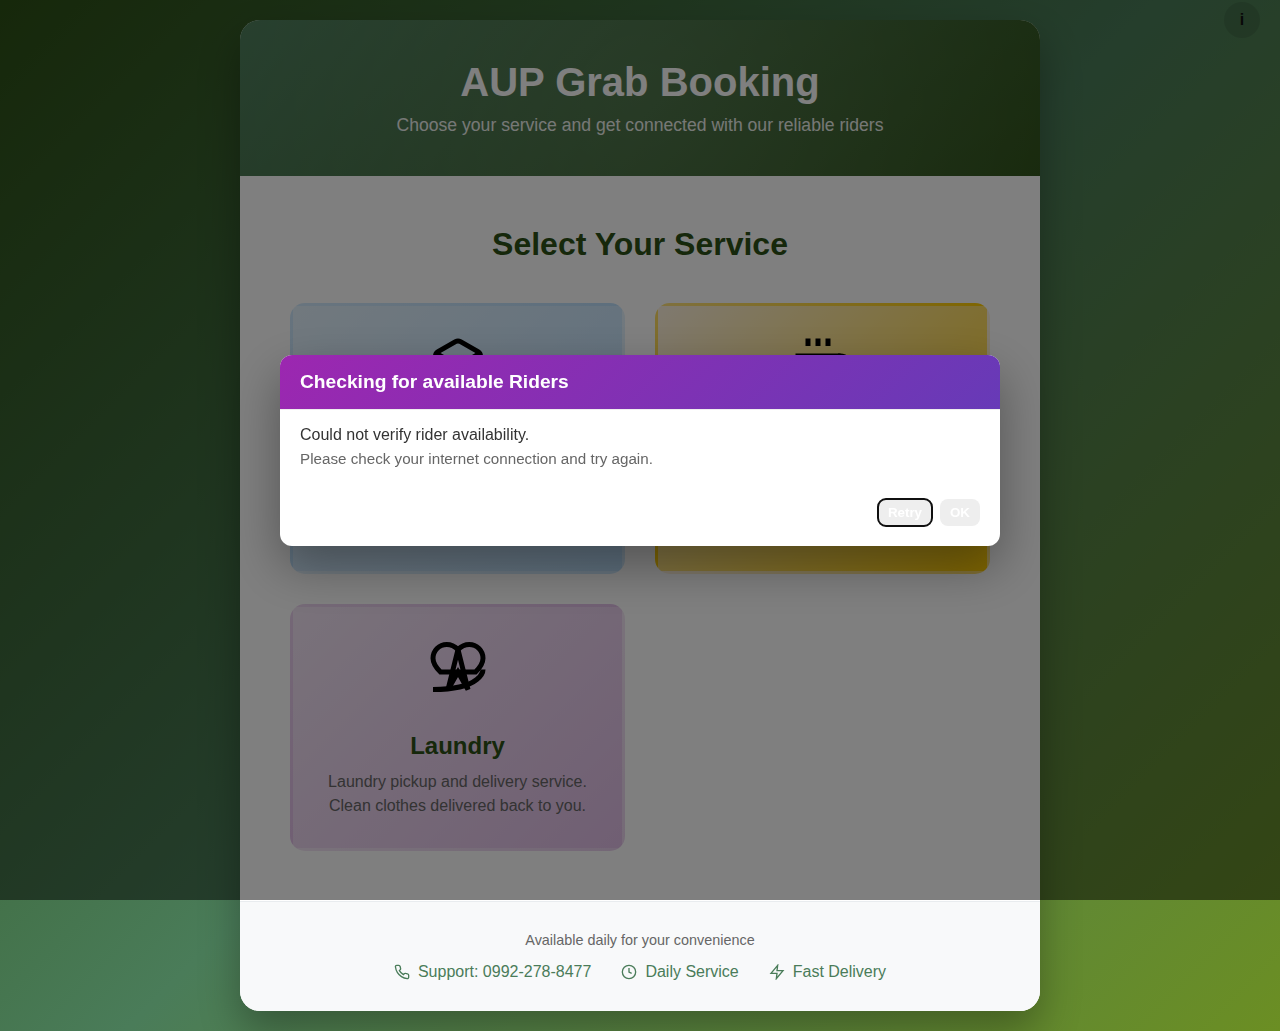
<file: index.html>
<!DOCTYPE html>
<html lang="en">
<head>
  <meta charset="UTF-8">
  <meta name="viewport" content="width=device-width, initial-scale=1.0">
  <title>Aup Grab Booking System</title>
  <link rel="stylesheet" href="info-modal.css">
  <style>
    * {
      box-sizing: border-box;
      margin: 0;
      padding: 0;
    }
    
    body {
      font-family: -apple-system, BlinkMacSystemFont, 'Segoe UI', Roboto, sans-serif;
      background: linear-gradient(135deg, #2d5016 0%, #4a7c59 50%, #6b8e23 100%);
      min-height: 100vh;
      display: flex;
      align-items: center;
      justify-content: center;
      padding: 20px;
    }
    
    .container {
      max-width: 800px;
      width: 100%;
      background: white;
      border-radius: 20px;
      overflow: hidden;
      box-shadow: 0 20px 40px rgba(0,0,0,0.3);
      animation: slideUp 0.8s ease-out;
    }
    
    @keyframes slideUp {
      from {
        opacity: 0;
        transform: translateY(30px);
      }
      to {
        opacity: 1;
        transform: translateY(0);
      }
    }
    
    .header {
      background: linear-gradient(135deg, #4a7c59, #2d5016);
      color: white;
      padding: 40px 30px;
      text-align: center;
      position: relative;
      overflow: hidden;
    }
    
    .header::before {
      content: '';
      position: absolute;
      top: -50%;
      left: -50%;
      width: 200%;
      height: 200%;
      background: radial-gradient(circle, rgba(255,255,255,0.1) 0%, transparent 70%);
      animation: rotate 20s linear infinite;
    }
    
    @keyframes rotate {
      from { transform: rotate(0deg); }
      to { transform: rotate(360deg); }
    }
    
    .header h1 {
      font-size: 2.5rem;
      margin-bottom: 10px;
      position: relative;
      z-index: 1;
    }
    
    .header p {
      font-size: 1.1rem;
      opacity: 0.9;
      position: relative;
      z-index: 1;
    }
    
    .booking-options {
      padding: 50px 30px;
      background: white;
    }
    
    .options-title {
      text-align: center;
      font-size: 2rem;
      color: #2d5016;
      margin-bottom: 40px;
      font-weight: 600;
    }
    
    .options-grid {
      display: grid;
      grid-template-columns: repeat(auto-fit, minmax(220px, 1fr));
      gap: 30px;
      max-width: 700px;
      margin: 0 auto;
    }
    
    .option-card {
      background: linear-gradient(135deg, #f8f9fa 0%, #e9ecef 100%);
      border-radius: 15px;
      padding: 30px 20px;
      text-align: center;
      cursor: pointer;
      transition: all 0.3s ease;
      border: 3px solid transparent;
      position: relative;
      overflow: hidden;
    }
    
    .option-card::before {
      content: '';
      position: absolute;
      top: 0;
      left: -100%;
      width: 100%;
      height: 100%;
      background: linear-gradient(90deg, transparent, rgba(255,255,255,0.4), transparent);
      transition: left 0.5s;
    }
    
    .option-card:hover::before {
      left: 100%;
    }
    
    .option-card:hover {
      transform: translateY(-10px);
      box-shadow: 0 15px 30px rgba(0,0,0,0.2);
      border-color: #4a7c59;
    }
    
    .option-icon {
      font-size: 4rem;
      margin-bottom: 20px;
      display: block;
      transition: transform 0.3s ease;
    }
    
    .option-card:hover .option-icon {
      transform: scale(1.1);
    }
    
    .parcel-card {
      background: linear-gradient(135deg, #e3f2fd 0%, #bbdefb 100%);
    }
    
    .parcel-card:hover {
      border-color: #2196f3;
    }
    
    .food-card {
      background: linear-gradient(135deg, #fff3e0 0%, #ffcc02 100%);
    }
    
    .food-card:hover {
      border-color: #ff9800;
    }
    
    .laundry-card {
      background: linear-gradient(135deg, #f3e5f5 0%, #e1bee7 100%);
    }
    
    .laundry-card:hover {
      border-color: #9c27b0;
    }
    
    .option-title {
      font-size: 1.5rem;
      font-weight: 600;
      color: #2d5016;
      margin-bottom: 10px;
    }
    
    .option-description {
      color: #666;
      font-size: 1rem;
      line-height: 1.5;
    }
    
    .footer {
      background: #f8f9fa;
      padding: 30px;
      text-align: center;
      border-top: 1px solid #e9ecef;
    }
    
    .footer p {
      color: #666;
      font-size: 0.9rem;
      margin-bottom: 15px;
    }
    
    .contact-info {
      display: flex;
      justify-content: center;
      gap: 30px;
      flex-wrap: wrap;
    }
    
    .contact-item {
      display: flex;
      align-items: center;
      gap: 8px;
      color: #4a7c59;
      font-weight: 500;
    }
    
    .pulse {
      animation: pulse 2s infinite;
    }
    
    @keyframes pulse {
      0% {
        transform: scale(1);
      }
      50% {
        transform: scale(1.05);
      }
      100% {
        transform: scale(1);
      }
    }
    
    /* Mobile responsiveness */
    @media (max-width: 768px) {
      .container {
        margin: 10px;
        border-radius: 15px;
      }
      
      .header {
        padding: 30px 20px;
      }
      
      .header h1 {
        font-size: 2rem;
      }
      
      .booking-options {
        padding: 30px 20px;
      }
      
      .options-title {
        font-size: 1.5rem;
        margin-bottom: 30px;
      }
      
      .options-grid {
        gap: 20px;
      }
      
      .option-card {
        padding: 25px 15px;
      }
      
      .option-icon {
        font-size: 3rem;
        margin-bottom: 15px;
      }
      
      .option-title {
        font-size: 1.3rem;
      }
      
      .contact-info {
        flex-direction: column;
        gap: 15px;
      }
    }
    
    @media (max-width: 480px) {
      body {
        padding: 10px;
      }
      
      .header h1 {
        font-size: 1.8rem;
      }
      
      .header p {
        font-size: 1rem;
      }
      
      .options-grid {
        grid-template-columns: 1fr;
      }
    }
    /* Info button */
    .info-btn {
      position: absolute;
      right: 20px;
      top: 20px;
      background: rgba(0,0,0,0.1);
      color: #111;
      border: none;
      padding: 10px 12px;
      border-radius: 50%;
      cursor: pointer;
      font-size: 16px;
      transition: background 0.3s;
      line-height: 1;
    }
    .info-btn:hover { background: rgba(0,0,0,0.15); }
    /* Info modal */
    .modal-overlay { position: fixed; inset: 0; background: rgba(0,0,0,0.5); display:none; align-items:center; justify-content:center; z-index: 2000; }
    .modal { background:#fff; width: min(720px, 92vw); max-height: 85vh; overflow:auto; border-radius: 12px; box-shadow: 0 20px 50px rgba(0,0,0,0.35); }
    .modal-header { padding:16px 20px; border-bottom:1px solid #eee; display:flex; align-items:center; justify-content:space-between; }
    .modal-header h3 { margin:0; font-size: 1.2rem; }
    .modal-body { padding: 16px 20px; color:#333; }
    .modal-body h4 { margin:16px 0 8px; }
    .modal-body ul { padding-left: 18px; margin: 8px 0; }
    .close-btn { background:#eee; border:none; border-radius:8px; padding:6px 10px; cursor:pointer; }
  </style>
</head>
<body>
  <button class="info-btn" onclick="openInfo()" aria-label="How to use">i</button>
  <div class="container">
    <!-- Header Section -->
    <div class="header">
      <h1>AUP Grab Booking</h1>
      <p>Choose your service and get connected with our reliable riders</p>
    </div>
    
    <!-- Booking Options -->
    <div class="booking-options">
      <h2 class="options-title">Select Your Service</h2>
      
      <div class="options-grid">
        <!-- Parcel Option -->
        <div class="option-card parcel-card pulse" onclick="navigateToBooking('parcel')">
          <div class="option-icon parcel-icon">
            <svg width="60" height="60" viewBox="0 0 24 24" fill="none" stroke="currentColor" stroke-width="2">
              <path d="M21 8a2 2 0 0 0-1-1.73l-7-4a2 2 0 0 0-2 0l-7 4A2 2 0 0 0 3 8v8a2 2 0 0 0 1 1.73l7 4a2 2 0 0 0 2 0l7-4A2 2 0 0 0 21 16Z"/>
              <path d="m3.3 7 8.7 5 8.7-5"/>
              <path d="M12 22V12"/>
            </svg>
          </div>
          <h3 class="option-title">Parcel</h3>
          <p class="option-description">
            Package delivery and pickup services. Fast and secure delivery to your destination.
          </p>
        </div>
        
        <!-- Food Option -->
        <div class="option-card food-card pulse" onclick="navigateToBooking('food')">
          <div class="option-icon food-icon">
            <svg width="60" height="60" viewBox="0 0 24 24" fill="none" stroke="currentColor" stroke-width="2">
              <path d="M18 8h1a4 4 0 0 1 0 8h-1"/>
              <path d="M2 8h16v9a4 4 0 0 1-4 4H6a4 4 0 0 1-4-4V8z"/>
              <line x1="6" y1="1" x2="6" y2="4"/>
              <line x1="10" y1="1" x2="10" y2="4"/>
              <line x1="14" y1="1" x2="14" y2="4"/>
            </svg>
          </div>
          <h3 class="option-title">Food</h3>
          <p class="option-description">
            Food delivery from your favorite restaurants. Hot and fresh meals delivered to you.
          </p>
        </div>
        
        <!-- Laundry Option -->
        <div class="option-card laundry-card pulse" onclick="navigateToBooking('laundry')">
          <div class="option-icon laundry-icon">
            <svg width="60" height="60" viewBox="0 0 24 24" fill="none" stroke="currentColor" stroke-width="2">
              <path d="M19 14c1.49-1.46 3-3.21 3-5.5A5.5 5.5 0 0 0 16.5 3c-1.76 0-3 .5-4.5 2-1.5-1.5-2.74-2-4.5-2A5.5 5.5 0 0 0 2 8.5c0 2.29 1.51 4.04 3 5.5Z"/>
              <path d="M12 5L8 21l4-7 4 7-4-16"/>
              <path d="M2 21c20 0 20-8 20-8"/>
            </svg>
          </div>
          <h3 class="option-title">Laundry</h3>
          <p class="option-description">
            Laundry pickup and delivery service. Clean clothes delivered back to you.
          </p>
        </div>
      </div>
    </div>
    
    <!-- Footer -->
    <div class="footer">
      <p>Available daily for your convenience</p>
      <div class="contact-info">
        <div class="contact-item">
          <svg width="16" height="16" viewBox="0 0 24 24" fill="none" stroke="currentColor" stroke-width="2">
            <path d="M22 16.92v3a2 2 0 0 1-2.18 2 19.79 19.79 0 0 1-8.63-3.07 19.5 19.5 0 0 1-6-6 19.79 19.79 0 0 1-3.07-8.67A2 2 0 0 1 4.11 2h3a2 2 0 0 1 2 1.72 12.84 12.84 0 0 1 .7 2.81 2 2 0 0 1-.45 2.11L8.09 9.91a16 16 0 0 0 6 6l1.27-1.27a2 2 0 0 1 2.11-.45 12.84 12.84 0 0 1 2.81.7A2 2 0 0 1 22 16.92z"/>
          </svg>
          <span>Support: 0992-278-8477</span>
        </div>
        <div class="contact-item">
          <svg width="16" height="16" viewBox="0 0 24 24" fill="none" stroke="currentColor" stroke-width="2">
            <circle cx="12" cy="12" r="10"/>
            <polyline points="12,6 12,12 16,14"/>
          </svg>
          <span>Daily Service</span>
        </div>
        <div class="contact-item">
          <svg width="16" height="16" viewBox="0 0 24 24" fill="none" stroke="currentColor" stroke-width="2">
            <polygon points="13,2 3,14 12,14 11,22 21,10 12,10 13,2"/>
          </svg>
          <span>Fast Delivery</span>
        </div>
      </div>
    </div>
  </div>
  
  <!-- Rider Availability Modal (shown first if no active riders) -->
  <div id="riderAvailabilityModal" class="modal-overlay" style="display:none;">
    <div class="modal" role="dialog" aria-modal="true" aria-labelledby="riderAvailabilityTitle">
      <div class="modal-header">
        <h3 id="riderAvailabilityTitle">Checking for available Riders</h3>
      </div>
      <div class="modal-body">
        <p id="availabilityMain">No available rider at the moment. Please try again later.</p>
        <p id="availabilitySub" style="color:#666; font-size:0.95rem; margin-top:6px;"></p>
      </div>
      <div class="modal-actions" style="padding:16px 20px 20px; display:flex; justify-content:flex-end; gap:8px;">
        <button class="close-btn" onclick="retryAvailability()">Retry</button>
        <button class="close-btn" onclick="closeAvailabilityModal()">OK</button>
      </div>
    </div>
  </div>

  <!-- New: Instructions Modal (shown on every open) -->
  <div id="instructionsModal" class="modal-overlay">
    <div class="modal" role="dialog" aria-modal="true" aria-labelledby="instructionsTitle">
      <div class="modal-header">
        <h3 id="instructionsTitle">Instructions</h3>
      </div>
      <div class="modal-body">
        <ul>
          <li>Open this site in your browser.</li>
          <li>Keep track of your booking.</li>
          <li>Ensure your phone has a signal — the rider will contact you there.</li>
          <li>Always confirm delivery once your booking is completed.</li>
          <li>If you reload the site, please wait — your booking will reappear shortly.</li>
        </ul>
      </div>
      <div class="modal-actions" style="padding:16px 20px 20px; display:flex; justify-content:flex-end;">
        <button class="close-btn" onclick="closeInstructions()">OK</button>
      </div>
    </div>
  </div>

  <!-- Info Modal -->
  <div id="infoModal" class="modal-overlay" onclick="overlayClick(event)">
    <div class="modal" role="dialog" aria-modal="true" aria-labelledby="infoTitle">
      <div class="modal-header">
        <h3 id="infoTitle">How to use AUP Grab</h3>
        <button class="close-btn" onclick="closeInfo()">Close</button>
      </div>
      <div class="modal-body">
        <h4>What is this?</h4>
        <ul>
          <li>A unified portal for booking Food, Parcel, and Laundry delivery.</li>
        </ul>
        <h4>How to start?</h4>
        <ul>
          <li>Choose a service (Food, Parcel, Laundry), fill in details, submit, and track with your Order ID.</li>
        </ul>
        <h4>FAQs</h4>
        <ul>
          <li><strong>Tracking?</strong> Each service page shows status and rider info when assigned.</li>
          <li><strong>Messaging?</strong> Riders can send you messages after they accept.</li>
          <li><strong>Payment?</strong> Follow on-screen instructions. Some services allow cash collection.</li>
        </ul>
      </div>
    </div>
  </div>

  <script>
    // Add backend URL and a booking gate
    const SCRIPT_URL = 'https://script.google.com/macros/s/AKfycbz5CYWVdFnE7I_NsHG6069Q4CFlwKXuB-NnbJhPmmVtYR5UEvQE4_sTaXOzMXIwJYy8jA/exec';
    let bookingAllowed = false;
    
    // Add debug flag for troubleshooting rider issues (set to true temporarily if needed)
    const DEBUG_RIDER_CHECK = false;
    
    // Add admin override for emergencies (e.g. ?admin=true in URL)
    const isAdmin = new URLSearchParams(window.location.search).get('admin') === 'true';

    // Consider rider status stale after this TTL (ms)
    const RIDER_ACTIVE_TTL_MS = 10 * 60 * 1000; // 10 minutes

    // Helpers to normalize Google Sheet values
    function toBool(v) {
      if (typeof v === 'boolean') return v;
      if (typeof v === 'number') return v === 1;
      if (typeof v === 'string') {
        const s = v.trim().toLowerCase();
        return s === '1' || s === 'true' || s === 'yes' || s === 'y';
      }
      return false;
    }
    
    function isFresh(ts) {
      if (!ts) return true; // if no timestamp, assume fresh
      try {
        const t = new Date(ts).getTime();
        if (isNaN(t)) return true;
        return (Date.now() - t) <= RIDER_ACTIVE_TTL_MS;
      } catch(e) {
        console.warn("Error parsing timestamp:", e);
        return true; // Assume fresh on parse error
      }
    }

    // Replace availability check with a strict "Active === '1'" evaluation
    async function checkRidersActive() {
      try {
        const res = await fetch(`${SCRIPT_URL}?action=get_rider_statuses&ts=${Date.now()}`, { cache: 'no-cache' });
        if (!res.ok) {
          return { ok: false, anyActive: false, err: `API error: ${res.status}` };
        }
        const data = await res.json();

        // Accept both map and array shapes
        let entries = [];
        if (data && data.success) {
          entries = Array.isArray(data.riders)
            ? data.riders
            : (data.riders && typeof data.riders === 'object' ? Object.values(data.riders) : []);
        } else {
          return { ok: false, anyActive: false, err: data && data.message ? data.message : 'API returned success: false' };
        }

        // Strictly treat active as "1" (from Google Sheet), anything else is inactive
        const anyActive = entries.some(r => (r && (r.active === true || r.active === '1')));

        return { ok: true, anyActive, riderCount: entries.length };
      } catch (e) {
        console.error('checkRidersActive error:', e);
        return { ok: false, anyActive: false, err: e };
      }
    }

    // Show rider availability modal (with optional message)
    function showAvailabilityModal(message, subNote) {
      const modal = document.getElementById('riderAvailabilityModal');
      if (!modal) return;
      const main = document.getElementById('availabilityMain');
      const sub = document.getElementById('availabilitySub');
      if (message) main.textContent = message;
      if (sub) sub.textContent = subNote || '';
      modal.style.display = 'flex';
      setTimeout(() => {
        const btn = modal.querySelector('.close-btn');
        if (btn) btn.focus();
      }, 0);
    }

    function closeAvailabilityModal() {
      const modal = document.getElementById('riderAvailabilityModal');
      if (modal) modal.style.display = 'none';
    }

    function retryAvailability() {
      closeAvailabilityModal();
      openAvailabilityCheck();
    }

    // Open availability check first; only show instructions if riders available
    function openAvailabilityCheck() {
      // Show a subtle message while checking
      showAvailabilityModal('Checking rider availability...', 'Please wait.');
      checkRidersActive().then(result => {
        closeAvailabilityModal();
        
        if (result.ok && result.anyActive) {
          bookingAllowed = true;
          
          // Show admin message if using fallback or bypass
          if ((result.fallback || result.adminBypass) && isAdmin) {
            showAvailabilityModal(
              'Admin mode: Booking enabled despite rider status issues', 
              result.fallback ? 'Using fallback mode: riders exist but none marked active' : 
                              'Admin bypass: Error checking rider status'
            );
            setTimeout(closeAvailabilityModal, 3000);
          }
          
          openInstructions(); // show instructions as usual
        } else if (result.ok && !result.anyActive && result.riderCount > 0) {
          // Riders exist but none are active - don't show rider count
          bookingAllowed = false;
          showAvailabilityModal(
            'No available rider at the moment.', 
            'Please try again later.'
          );
        } else if (result.ok && !result.anyActive) {
          // No riders at all
          bookingAllowed = false;
          showAvailabilityModal('No available rider at the moment. Please try again later.');
        } else {
          // Connection error
          bookingAllowed = false;
          showAvailabilityModal(
            'Could not verify rider availability.', 
            'Please check your internet connection and try again.'
          );
        }
      });
    }

    // New: live watcher – auto-unlocks booking when Active turns on
    function startAvailabilityWatcher() {
      try {
        if (window.__availabilityInterval) clearInterval(window.__availabilityInterval);
        window.__availabilityInterval = setInterval(async () => {
          const res = await checkRidersActive();
          const becameActive = res && res.ok && res.anyActive && !bookingAllowed;
          bookingAllowed = !!(res && res.ok && res.anyActive);

          // If it just turned active, close any modal and proceed to instructions
          if (becameActive) {
            try { closeAvailabilityModal(); } catch (_) {}
            openInstructions();
          }
        }, 3000);
      } catch (_) {}
    }

    // Update navigation to always re-check availability right before proceeding
    async function navigateToBooking(service) {
      const result = await checkRidersActive();
      if (result.ok && result.anyActive) {
        bookingAllowed = true;
        const card = (window.event && window.event.currentTarget) ? window.event.currentTarget : null;
        if (card) {
          card.style.transform = 'scale(0.95)';
          card.style.transition = 'transform 0.2s ease';
          setTimeout(() => { window.location.href = `${service}.html`; }, 200);
        } else {
          window.location.href = `${service}.html`;
        }
      } else {
        bookingAllowed = false;
        showAvailabilityModal('No available rider at the moment. Please try again later.');
      }
    }
    
    // Keep existing interactivity
    document.addEventListener('DOMContentLoaded', function() {
      const cards = document.querySelectorAll('.option-card');
      
      cards.forEach(card => {
        card.addEventListener('mouseenter', function() {
          this.style.transform = 'translateY(-10px) scale(1.02)';
        });
        
        card.addEventListener('mouseleave', function() {
          this.style.transform = 'translateY(0) scale(1)';
        });
      });
    });
    
    // Keyboard navigation should also respect the booking gate
    document.addEventListener('keydown', function(e) {
      if (!bookingAllowed) {
        if (e.key === '1' || e.key === '2' || e.key === '3') showAvailabilityModal('No available rider at the moment. Please try again later.');
        return;
      }
      if (e.key === '1') navigateToBooking('parcel');
      if (e.key === '2') navigateToBooking('food');
      if (e.key === '3') navigateToBooking('laundry');
    });
  </script>

  <!-- New: show/hide logic for Instructions modal (always show on open) -->
  <script>
    function openInstructions() {
      try {
        const modal = document.getElementById('instructionsModal');
        if (!modal) return;
        modal.style.display = 'flex';
        setTimeout(() => { const btn = modal.querySelector('.close-btn'); if (btn) btn.focus(); }, 0);
        const keyHandler = (e) => { if (e.key === 'Enter' || e.key === 'Escape') { closeInstructions(); } };
        modal.dataset.bound = '1';
        document.addEventListener('keydown', keyHandler, { once: true });
      } catch (_) {}
    }

    function closeInstructions() {
      const modal = document.getElementById('instructionsModal');
      if (modal) modal.style.display = 'none';
    }

    // IMPORTANT: Run availability check first; also start live watcher for instant switch behavior
    if (document.readyState === 'loading') {
      document.addEventListener('DOMContentLoaded', () => { openAvailabilityCheck(); startAvailabilityWatcher(); });
    } else {
      openAvailabilityCheck();
      startAvailabilityWatcher();
    }
  </script>
  <script src="info-modal.js"></script>
</body>
</html>
</file>
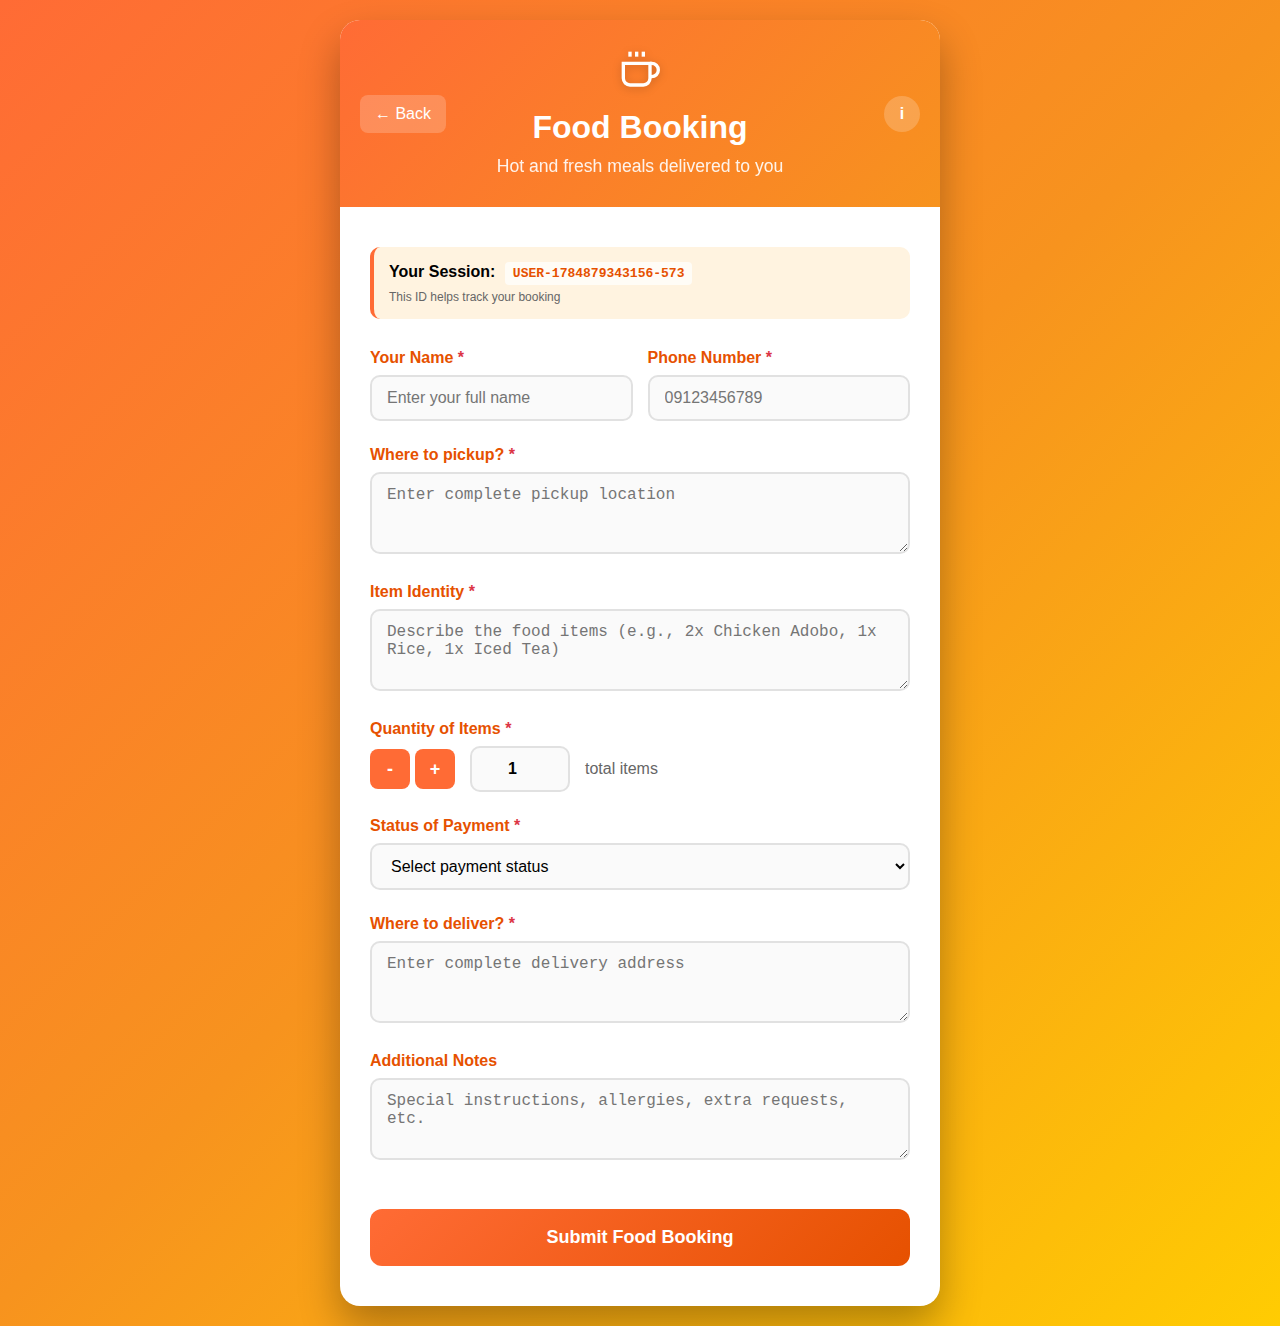
<file: food.html>
<!DOCTYPE html>
<html lang="en">
<head>
  <meta charset="UTF-8">
  <meta name="viewport" content="width=device-width, initial-scale=1.0">
  <title>Food Booking - Aup Grab</title>
  <link rel="stylesheet" href="info-modal.css">
  <style>
    * {
      box-sizing: border-box;
      margin: 0;
      padding: 0;
    }
    
    body {
      font-family: -apple-system, BlinkMacSystemFont, 'Segoe UI', Roboto, sans-serif;
      background: linear-gradient(135deg, #ff6b35 0%, #f7931e 50%, #ffcc02 100%);
      min-height: 100vh;
      padding: 20px;
    }
    
    .container {
      max-width: 600px;
      margin: 0 auto;
      background: white;
      border-radius: 20px;
      overflow: hidden;
      box-shadow: 0 20px 40px rgba(0,0,0,0.3);
      animation: slideUp 0.8s ease-out;
    }
    
    @keyframes slideUp {
      from {
        opacity: 0;
        transform: translateY(30px);
      }
      to {
        opacity: 1;
        transform: translateY(0);
      }
    }
    
    .header {
      background: linear-gradient(135deg, #ff6b35, #f7931e);
      color: white;
      padding: 30px;
      text-align: center;
      position: relative;
    }
    
    .back-btn {
      position: absolute;
      left: 20px;
      top: 50%;
      transform: translateY(-50%);
      background: rgba(255,255,255,0.2);
      color: white;
      border: none;
      padding: 10px 15px;
      border-radius: 8px;
      cursor: pointer;
      font-size: 16px;
      transition: background 0.3s;
    }
    
    .back-btn:hover {
      background: rgba(255,255,255,0.3);
    }
    
    .header h1 {
      font-size: 2rem;
      margin-bottom: 10px;
    }
    
    .header-icon {
      margin-bottom: 15px;
    }
    
    .header-icon svg {
      filter: drop-shadow(0 2px 4px rgba(0,0,0,0.2));
    }
    
    .header p {
      opacity: 0.9;
      font-size: 1.1rem;
    }
    
    .form-container {
      padding: 40px 30px;
    }
    
    .user-session {
      background: #fff3e0;
      padding: 15px;
      border-radius: 10px;
      margin-bottom: 30px;
      border-left: 4px solid #ff6b35;
    }
    
    .user-id {
      font-family: monospace;
      font-weight: bold;
      color: #e65100;
      background: rgba(255,255,255,0.7);
      padding: 4px 8px;
      border-radius: 4px;
      display: inline-block;
      margin-left: 5px;
    }
    
    .form-group {
      margin-bottom: 25px;
    }
    
    .form-row {
      display: grid;
      grid-template-columns: 1fr 1fr;
      gap: 15px;
    }
    
    label {
      display: block;
      font-weight: 600;
      margin-bottom: 8px;
      color: #e65100;
      font-size: 1rem;
    }
    
    .required {
      color: #dc3545;
    }
    
    input, select, textarea {
      width: 100%;
      padding: 12px 15px;
      border: 2px solid #e1e1e1;
      border-radius: 10px;
      font-size: 16px;
      transition: all 0.3s ease;
      background: #fafafa;
    }
    
    input:focus, select:focus, textarea:focus {
      outline: none;
      border-color: #ff6b35;
      background: white;
      box-shadow: 0 0 0 3px rgba(255, 107, 53, 0.1);
    }
    
    .input-error {
      border-color: #dc3545 !important;
      background: #fff5f5 !important;
    }
    
    .error-message {
      color: #dc3545;
      font-size: 14px;
      margin-top: 5px;
      display: none;
    }
    
    .quantity-group {
      display: flex;
      align-items: center;
      gap: 15px;
    }
    
    .quantity-input {
      width: 100px !important;
      text-align: center;
      font-weight: bold;
    }
    
    .quantity-controls {
      display: flex;
      gap: 5px;
    }
    
    .quantity-btn {
      width: 40px;
      height: 40px;
      background: #ff6b35;
      color: white;
      border: none;
      border-radius: 8px;
      font-size: 18px;
      font-weight: bold;
      cursor: pointer;
      transition: all 0.2s;
    }
    
    .quantity-btn:hover {
      background: #e65100;
      transform: scale(1.05);
    }
    
    .quantity-btn:disabled {
      background: #ccc;
      cursor: not-allowed;
      transform: none;
    }
    
    .payment-cost-group {
      background: #f8f9fa;
      padding: 20px;
      border-radius: 10px;
      margin-top: 15px;
      border-left: 4px solid #ff6b35;
      display: none;
    }
    
    .payment-cost-group.show {
      display: block;
      animation: slideDown 0.3s ease-out;
    }
    
    @keyframes slideDown {
      from {
        opacity: 0;
        transform: translateY(-10px);
      }
      to {
        opacity: 1;
        transform: translateY(0);
      }
    }
    
    .submit-btn {
      width: 100%;
      background: linear-gradient(135deg, #ff6b35, #e65100);
      color: white;
      border: none;
      padding: 18px;
      border-radius: 12px;
      font-size: 18px;
      font-weight: bold;
      cursor: pointer;
      transition: all 0.3s;
      margin-top: 20px;
    }
    
    .submit-btn:hover {
      transform: translateY(-2px);
      box-shadow: 0 8px 20px rgba(255, 107, 53, 0.3);
    }
    
    .submit-btn:disabled {
      background: #ccc;
      cursor: not-allowed;
      transform: none;
      box-shadow: none;
    }
    
    .status-section {
      background: #f8f9fa;
      padding: 30px;
      border-top: 1px solid #e9ecef;
      display: none;
    }
    
    .success-message {
      background: #d4edda;
      color: #155724;
      padding: 20px;
      border-radius: 10px;
      border: 1px solid #c3e6cb;
      margin-bottom: 20px;
      text-align: center;
    }
    
    .order-id-display {
      background: #fff3e0;
      padding: 20px;
      border-radius: 10px;
      border: 2px solid #ff6b35;
      text-align: center;
      margin: 20px 0;
    }
    
    .order-id {
      font-family: monospace;
      font-size: 1.5rem;
      font-weight: bold;
      color: #e65100;
    }
    
    .rider-status {
      text-align: center;
      padding: 20px;
      font-size: 1.1rem;
      color: #666;
    }
    
    .status-indicator {
      display: inline-block;
      width: 12px;
      height: 12px;
      border-radius: 50%;
      margin-right: 10px;
      animation: pulse 2s infinite;
    }
    
    .status-waiting {
      background: #ffc107;
    }
    
    .status-assigned {
      background: #ff6b35;
      animation: none;
    }
    
    @keyframes pulse {
      0%, 100% { opacity: 1; }
      50% { opacity: 0.3; }
    }
    
    .rider-info {
      background: linear-gradient(135deg, #ff6b35, #e65100);
      color: white;
      padding: 25px;
      border-radius: 15px;
      margin: 20px 0;
      text-align: center;
      animation: slideIn 0.5s ease-out;
    }
    
    @keyframes slideIn {
      from {
        opacity: 0;
        transform: translateX(-20px);
      }
      to {
        opacity: 1;
        transform: translateX(0);
      }
    }
    
    .rider-info h3 {
      margin-bottom: 15px;
      font-size: 1.5rem;
    }
    
    .rider-details {
      font-size: 1.1rem;
      margin: 8px 0;
    }
    
    .confirm-btn {
      background: linear-gradient(135deg, #ad7b05, #c9b820);
      color: white;
      border: none;
      padding: 15px 30px;
      border-radius: 10px;
      font-size: 16px;
      font-weight: bold;
      cursor: pointer;
      margin-top: 20px;
      transition: all 0.3s;
    }
    
    .confirm-btn:hover {
      transform: translateY(-2px);
      box-shadow: 0 8px 20px rgba(164, 143, 37, 0.3);
    }
    
    .completed-message {
      background: linear-gradient(135deg, #ff6b35, #e65100);
      color: white;
      padding: 25px;
      border-radius: 15px;
      text-align: center;
      animation: slideIn 0.5s ease-out;
    }

    /* Enhanced rider card UI (uniform across pages) */
    .rider-info .rider-grid { display: grid; grid-template-columns: 72px 1fr; gap: 16px; align-items: center; text-align: left; }
    .rider-info .avatar { width: 72px; height: 72px; border-radius: 50%; background: rgba(255,255,255,0.2); display:flex; align-items:center; justify-content:center; font-weight: 800; font-size: 1.25rem; box-shadow: inset 0 2px 8px rgba(0,0,0,0.25); }
    .rider-info .name-row { display:flex; align-items:center; gap:10px; margin-bottom: 6px; }
    .rider-info .pill { display:inline-block; padding: 4px 10px; border-radius: 999px; background: rgba(255,255,255,0.18); font-size: 0.8rem; font-weight: 700; letter-spacing: .3px; }
    .rider-info .rider-actions { margin-top: 12px; display:flex; gap:10px; flex-wrap: wrap; }
    .contact-btn { background: rgba(255,255,255,0.15); color: #fff; border: 1px solid rgba(255,255,255,0.3); padding: 10px 14px; border-radius: 10px; font-weight: 700; text-decoration: none; transition: all .2s; }
    .contact-btn:hover { background: rgba(255,255,255,0.25); transform: translateY(-1px); }
    .progress { margin-top: 12px; }
    .progress-track { width: 100%; height: 8px; background: rgba(255,255,255,0.25); border-radius: 999px; overflow:hidden; }
    .progress-fill { height: 100%; width: 35%; background: linear-gradient(90deg, #7c4dff, #18ffff); border-radius: 999px; box-shadow: 0 0 10px rgba(24,255,255,0.5); transition: width .3s ease; }
    
    /* Mobile adjustments for rider info */
    @media (max-width: 420px) {
      .rider-info .rider-grid { grid-template-columns: 56px 1fr; gap: 12px; }
      .rider-info .avatar { width: 56px; height: 56px; font-size: 1rem; }
      .rider-details { font-size: 0.95rem; word-break: break-word; }
      .rider-info .rider-actions { flex-direction: column; gap: 8px; }
      .rider-info .rider-actions .contact-btn { width: 100%; text-align: center; }
    }
    
    /* Info button */
    .info-btn {
      position: absolute;
      right: 20px;
      top: 50%;
      transform: translateY(-50%);
      background: rgba(255,255,255,0.2);
      color: white;
      border: none;
      padding: 10px 12px;
      border-radius: 50%;
      cursor: pointer;
      font-size: 16px;
      transition: background 0.3s;
      line-height: 1;
    }
    .info-btn:hover { background: rgba(255,255,255,0.3); }
    
    /* Info modal */
    .modal-overlay { position: fixed; inset: 0; background: rgba(0,0,0,0.5); display:none; align-items:center; justify-content:center; z-index: 2000; }
    .modal { background:#fff; width: min(720px, 92vw); max-height: 85vh; overflow:auto; border-radius: 12px; box-shadow: 0 20px 50px rgba(0,0,0,0.35); }
    .modal-header { padding:16px 20px; border-bottom:1px solid #eee; display:flex; align-items:center; justify-content:space-between; }
    .modal-header h3 { margin:0; font-size: 1.2rem; color:#e65100; }
    .modal-body { padding: 16px 20px; color:#333; }
    .modal-body h4 { margin:16px 0 8px; color:#e65100; }
    .modal-body ul { padding-left: 18px; margin: 8px 0; }
    .close-btn { background:#eee; border:none; border-radius:8px; padding:6px 10px; cursor:pointer; }
    
    /* Mobile responsiveness */
    @media (max-width: 768px) {
      .container {
        margin: 10px;
        border-radius: 15px;
      }
      
      .form-container {
        padding: 30px 20px;
      }
      
      .form-row {
        grid-template-columns: 1fr;
        gap: 0;
      }
      
      .quantity-group {
        justify-content: center;
      }
      
      .back-btn {
        left: 15px;
        padding: 8px 12px;
        font-size: 14px;
      }
    }
  </style>
</head>
<body>
  <div class="container">
    <!-- Header -->
    <div class="header">
      <button class="back-btn" onclick="goBack()">← Back</button>
      <button class="info-btn" onclick="openInfo()" aria-label="How to use">i</button>
      <div class="header-icon">
        <svg width="40" height="40" viewBox="0 0 24 24" fill="none" stroke="currentColor" stroke-width="2">
          <path d="M18 8h1a4 4 0 0 1 0 8h-1"/>
          <path d="M2 8h16v9a4 4 0 0 1-4 4H6a4 4 0 0 1-4-4V8z"/>
          <line x1="6" y1="1" x2="6" y2="4"/>
          <line x1="10" y1="1" x2="10" y2="4"/>
          <line x1="14" y1="1" x2="14" y2="4"/>
        </svg>
      </div>
      <h1>Food Booking</h1>
      <p>Hot and fresh meals delivered to you</p>
    </div>
    
    <!-- User Session Info -->
    <div class="form-container">
      <div class="user-session">
        <strong>Your Session:</strong>
        <span class="user-id" id="userSessionId"></span>
        <div style="font-size: 12px; color: #666; margin-top: 5px;">
          This ID helps track your booking
        </div>
      </div>
      
      <!-- Booking Form -->
      <form id="foodForm">
        <!-- Personal Information -->
        <div class="form-row">
          <div class="form-group">
            <label for="customerName">Your Name <span class="required">*</span></label>
            <input type="text" id="customerName" placeholder="Enter your full name" required>
            <div class="error-message" id="nameError">Please enter your full name</div>
          </div>
          
          <div class="form-group">
            <label for="customerPhone">Phone Number <span class="required">*</span></label>
            <input type="tel" id="customerPhone" placeholder="09123456789" required>
            <div class="error-message" id="phoneError">Please enter a valid phone number</div>
          </div>
        </div>
        
        <!-- Pickup Location -->
        <div class="form-group">
          <label for="pickupLocation">Where to pickup? <span class="required">*</span></label>
          <textarea id="pickupLocation" placeholder="Enter complete pickup location" rows="3" required></textarea>
          <div class="error-message" id="pickupError">Please enter pickup location</div>
        </div>
        
        <!-- Item Identity -->
        <div class="form-group">
          <label for="itemIdentity">Item Identity <span class="required">*</span></label>
          <textarea id="itemIdentity" placeholder="Describe the food items (e.g., 2x Chicken Adobo, 1x Rice, 1x Iced Tea)" rows="3" required></textarea>
          <div class="error-message" id="itemError">Please describe the food items</div>
        </div>
        
        <!-- Quantity -->
        <div class="form-group">
          <label for="quantity">Quantity of Items <span class="required">*</span></label>
          <div class="quantity-group">
            <div class="quantity-controls">
              <button type="button" class="quantity-btn" onclick="adjustQuantity(-1)">-</button>
              <button type="button" class="quantity-btn" onclick="adjustQuantity(1)">+</button>
            </div>
            <input type="number" id="quantity" class="quantity-input" value="1" min="1" max="99" required>
            <span style="color: #666;">total items</span>
          </div>
          <div class="error-message" id="quantityError">Please enter a valid quantity</div>
        </div>
        
        <!-- Payment Status -->
        <div class="form-group">
          <label for="paymentStatus">Status of Payment <span class="required">*</span></label>
          <select id="paymentStatus" required>
            <option value="">Select payment status</option>
            <option value="Paid">Already Paid</option>
            <option value="Not Yet Paid">Not Yet Paid</option>
          </select>
          <div class="error-message" id="paymentError">Please select payment status</div>
          
          <div class="payment-cost-group" id="paymentCostGroup">
            <label for="paymentCost">How much to collect? <span class="required">*</span></label>
            <input type="number" id="paymentCost" placeholder="Enter amount (e.g., 350.00)" step="0.01" min="0">
            <div style="font-size: 12px; color: #666; margin-top: 5px;">
              Amount the rider needs to collect from you
            </div>
            <div class="error-message" id="paymentCostError">Please enter the payment amount</div>
          </div>
        </div>
        
        <!-- Delivery Location -->
        <div class="form-group">
          <label for="deliveryLocation">Where to deliver? <span class="required">*</span></label>
          <textarea id="deliveryLocation" placeholder="Enter complete delivery address" rows="3" required></textarea>
          <div class="error-message" id="deliveryError">Please enter delivery location</div>
        </div>
        
        <!-- Notes -->
        <div class="form-group">
          <label for="notes">Additional Notes</label>
          <textarea id="notes" placeholder="Special instructions, allergies, extra requests, etc." rows="3"></textarea>
        </div>
        
        <!-- Submit Button -->
        <button type="submit" class="submit-btn" id="submitBtn">
          Submit Food Booking
        </button>
      </form>
    </div>
    
    <!-- Status Section -->
    <div class="status-section" id="statusSection">
      <div class="success-message" id="successMessage"></div>
      <div class="order-id-display" id="orderIdDisplay"></div>
      <div class="rider-status" id="riderStatus">
        <span class="status-indicator status-waiting"></span>
        Looking for available rider...
      </div>
      <div id="riderInfo"></div>
      <!-- Messages from rider -->
      <div id="messagesSection" style="margin-top: 16px; display:none;">
        <h3 style="font-size: 1rem; color:#333; margin-bottom:8px;">Messages from your rider</h3>
        <div id="messagesList" style="background:#f9fafb; border:1px solid #e5e7eb; border-radius:8px; padding:10px; max-height:160px; overflow:auto;"></div>
      </div>
      <div id="orderActions"></div>
      <div id="completedMessage"></div>
    </div>
    
    <!-- Info Modal -->
    <div class="modal-overlay" id="infoModal">
      <div class="modal">
        <div class="modal-header">
          <h3>How to use</h3>
          <button class="close-btn" onclick="closeInfo()">×</button>
        </div>
        <div class="modal-body">
          <h4>Step 1: Fill out the form</h4>
          <ul>
            <li>Enter your name, phone number, and pickup location</li>
            <li>Describe the food items you want to order</li>
            <li>Select the quantity of items</li>
          </ul>
          <h4>Step 2: Submit your order</h4>
          <ul>
            <li>Review your order details</li>
            <li>Click the "Submit Food Booking" button</li>
          </ul>
          <h4>Step 3: Wait for rider assignment</h4>
          <ul>
            <li>We will assign a rider to your order</li>
            <li>You will receive a notification when the rider is assigned</li>
            
          <h4>Call</h4>
            <li>For more information, please call us at 0992-278-8477.</li>
          </ul>
        </div>
      </div>
    </div>
  </div>
  
  <script>
    // REPLACE WITH YOUR GOOGLE APP SCRIPT URL
    const SCRIPT_URL = 'https://script.google.com/macros/s/AKfycbzv69YVjiAxzYteFo7tl4LGVecznj35_kRYY4_Eca3IPmAnOouSQgTIwTqdXESQOrEP2A/exec';
    
    let userSessionId = null;
    let currentOrderId = null;
    let checkInterval = null;
    let messagesInterval = null;
    let lastMessageTs = '';
    
    // Initialize session
    window.onload = function() {
      initializeSession();
      setupEventListeners();
      restoreOrderFromStorage();
    };
    
    function initializeSession() {
      userSessionId = localStorage.getItem('userSessionId');
      if (!userSessionId) {
        userSessionId = generateSessionId();
        localStorage.setItem('userSessionId', userSessionId);
      }
      document.getElementById('userSessionId').textContent = userSessionId;
    }
    
    function generateSessionId() {
      const timestamp = Date.now();
      const random = Math.floor(Math.random() * 10000);
      return `USER-${timestamp}-${random}`;
    }
    
    function setupEventListeners() {
      // Payment status change
      document.getElementById('paymentStatus').addEventListener('change', function() {
        const costGroup = document.getElementById('paymentCostGroup');
        if (this.value === 'Not Yet Paid') {
          costGroup.classList.add('show');
          document.getElementById('paymentCost').required = true;
        } else {
          costGroup.classList.remove('show');
          document.getElementById('paymentCost').required = false;
        }
      });
      
      // Form submission
      document.getElementById('foodForm').addEventListener('submit', handleSubmit);
    }
    
    function adjustQuantity(change) {
      const quantityInput = document.getElementById('quantity');
      let currentValue = parseInt(quantityInput.value) || 1;
      let newValue = currentValue + change;
      
      if (newValue < 1) newValue = 1;
      if (newValue > 99) newValue = 99;
      
      quantityInput.value = newValue;
    }
    
    function validateForm() {
      let isValid = true;
      
      // Clear previous errors
      document.querySelectorAll('.error-message').forEach(msg => msg.style.display = 'none');
      document.querySelectorAll('.input-error').forEach(input => input.classList.remove('input-error'));
      
      // Validate name
      const name = document.getElementById('customerName').value.trim();
      if (!name) {
        showError('customerName', 'nameError', 'Please enter your full name');
        isValid = false;
      }
      
      // Validate phone
      const phone = document.getElementById('customerPhone').value.trim();
      if (!phone || phone.length < 10) {
        showError('customerPhone', 'phoneError', 'Please enter a valid phone number');
        isValid = false;
      }
      
      // Validate pickup location
      const pickupLocation = document.getElementById('pickupLocation').value.trim();
      if (!pickupLocation) {
        showError('pickupLocation', 'pickupError', 'Please enter pickup location');
        isValid = false;
      }
      
      // Validate item identity
      const itemIdentity = document.getElementById('itemIdentity').value.trim();
      if (!itemIdentity) {
        showError('itemIdentity', 'itemError', 'Please describe the food items');
        isValid = false;
      }
      
      // Validate quantity
      const quantity = parseInt(document.getElementById('quantity').value);
      if (!quantity || quantity < 1) {
        showError('quantity', 'quantityError', 'Please enter a valid quantity');
        isValid = false;
      }
      
      // Validate payment status
      const paymentStatus = document.getElementById('paymentStatus').value;
      if (!paymentStatus) {
        showError('paymentStatus', 'paymentError', 'Please select payment status');
        isValid = false;
      }
      
      // Validate payment cost if not yet paid
      if (paymentStatus === 'Not Yet Paid') {
        const paymentCost = parseFloat(document.getElementById('paymentCost').value);
        if (!paymentCost || paymentCost <= 0) {
          showError('paymentCost', 'paymentCostError', 'Please enter the payment amount');
          isValid = false;
        }
      }
      
      // Validate delivery location
      const deliveryLocation = document.getElementById('deliveryLocation').value.trim();
      if (!deliveryLocation) {
        showError('deliveryLocation', 'deliveryError', 'Please enter delivery location');
        isValid = false;
      }
      
      return isValid;
    }
    
    function showError(inputId, errorId, message) {
      document.getElementById(inputId).classList.add('input-error');
      const errorElement = document.getElementById(errorId);
      errorElement.textContent = message;
      errorElement.style.display = 'block';
    }
    
    function handleSubmit(e) {
      e.preventDefault();
      
      if (!validateForm()) {
        return;
      }
      
      const formData = {
        action: 'submit_booking',
        sessionId: userSessionId,
        type: 'food',
        customerName: document.getElementById('customerName').value.trim(),
        customerPhone: document.getElementById('customerPhone').value.trim(),
        pickupLocation: document.getElementById('pickupLocation').value.trim(),
        itemIdentity: document.getElementById('itemIdentity').value.trim(),
        quantity: parseInt(document.getElementById('quantity').value),
        paymentStatus: document.getElementById('paymentStatus').value,
        paymentCost: document.getElementById('paymentStatus').value === 'Not Yet Paid' ? 
                     parseFloat(document.getElementById('paymentCost').value) : 0,
        deliveryLocation: document.getElementById('deliveryLocation').value.trim(),
        notes: document.getElementById('notes').value.trim(),
        timestamp: new Date().toISOString()
      };
      
      submitBooking(formData);
    }
    
    function submitBooking(formData) {
      const submitBtn = document.getElementById('submitBtn');
      submitBtn.disabled = true;
      submitBtn.textContent = 'Submitting...';
      
      // Submit to Google App Script
      fetch(SCRIPT_URL, {
        method: 'POST',
        headers: {
          // Use text/plain to avoid CORS preflight with Apps Script
          'Content-Type': 'text/plain;charset=utf-8',
        },
        body: JSON.stringify(formData)
      })
      .then(response => response.json())
      .then(data => {
        if (data.success) {
          currentOrderId = data.order_id;
          
          // Show success
          document.getElementById('successMessage').textContent = data.message;
          document.getElementById('orderIdDisplay').innerHTML = `
            <div style="font-size: 14px; margin-bottom: 10px;">Your Order ID:</div>
            <div class="order-id">${currentOrderId}</div>
          `;
          
          document.getElementById('statusSection').style.display = 'block';
          
          // Start checking for rider assignment
          startRiderCheck();
          // Start messages polling
          startMessagesPolling();
          // Persist order to localStorage
          localStorage.setItem('currentOrder', JSON.stringify({
            orderId: currentOrderId,
            status: 'pending',
            lastUpdated: new Date().toISOString()
          }));
          
          // Scroll to status section
          document.getElementById('statusSection').scrollIntoView({ behavior: 'smooth' });
        } else {
          alert('Error: ' + data.message);
          submitBtn.disabled = false;
          submitBtn.textContent = 'Submit Food Booking';
        }
      })
      .catch(error => {
        console.error('Error:', error);
        alert('Error submitting booking. Please try again.');
        submitBtn.disabled = false;
        submitBtn.textContent = 'Submit Food Booking';
      });
    }
    
    function startRiderCheck() {
      checkInterval = setInterval(() => {
        // Check booking status from Google Sheets
        fetch(`${SCRIPT_URL}?action=get_booking_status&order_id=${currentOrderId}`)
          .then(response => response.json())
          .then(data => {
            if (data.success && data.booking) {
              updateOrderStatus(data.booking);
              // persist status
              try {
                const saved = JSON.parse(localStorage.getItem('currentOrder') || '{}');
                if (saved && saved.orderId === currentOrderId) {
                  saved.status = data.booking.status;
                  saved.lastUpdated = new Date().toISOString();
                  localStorage.setItem('currentOrder', JSON.stringify(saved));
                }
              } catch {}
            }
          })
          .catch(error => console.error('Error checking status:', error));
      }, 3000); // Check every 3 seconds for faster updates
    }

    // Enhanced real-time update function
    function updateOrderStatus(booking) {
      const statusElement = document.getElementById('riderStatus');
      const riderInfoElement = document.getElementById('riderInfo');
      
      switch(booking.status) {
        case 'pending':
          statusElement.innerHTML = `
            <span class="status-indicator status-waiting"></span>
            Searching for rider...
          `;
          break;
          
        case 'assigned':
          clearInterval(checkInterval);
          assignRider(booking);
          // Start tracking delivery status
          startDeliveryTracking();
          break;
          
        case 'picked_up':
          statusElement.innerHTML = `
            <span class="status-indicator status-assigned"></span>
            Food picked up - On the way!
          `;
          updateRiderLocation(booking);
          break;
          
        case 'delivered':
          statusElement.innerHTML = `
            <span class="status-indicator status-completed"></span>
            Food delivered!
          `;
          showDeliveryConfirmation();
          break;
      }
    }

    // Track delivery in real-time
    function startDeliveryTracking() {
      deliveryInterval = setInterval(() => {
        fetch(`${SCRIPT_URL}?action=get_delivery_status&order_id=${currentOrderId}`)
          .then(response => response.json())
          .then(data => {
            if (data.success && data.delivery) {
              updateDeliveryProgress(data.delivery);
            }
          })
          .catch(error => console.error('Error tracking delivery:', error));
      }, 2000); // Check every 2 seconds during delivery
    }

    // Update delivery progress
    function updateDeliveryProgress(delivery) {
      const progressElement = document.getElementById('deliveryProgress');
      if (!progressElement) {
        // Create progress element if it doesn't exist
        const riderInfo = document.getElementById('riderInfo');
        riderInfo.innerHTML += `
          <div id="deliveryProgress" class="delivery-progress">
            <div class="progress-bar">
              <div class="progress-fill" style="width: 0%"></div>
            </div>
  <!-- Info Modal -->
  <div id="infoModal" class="modal-overlay" onclick="overlayClick(event)">
    <div class="modal" role="dialog" aria-modal="true" aria-labelledby="infoTitle">
      <div class="modal-header">
        <h3 id="infoTitle">How to use Food Booking</h3>
        <button class="close-btn" onclick="closeInfo()">Close</button>
      </div>
      <div class="modal-body">
        <h4>Quick Start</h4>
        <ul>
          <li>Enter your details and food order information.</li>
          <li>Submit to create an order and get an Order ID.</li>
          <li>Track status and rider assignment in real-time.</li>
        </ul>
        <h4>FAQs</h4>
        <ul>
          <li><strong>How do I pay?</strong> Follow the payment instructions shown or pay on delivery if applicable.</li>
          <li><strong>When do I see rider info?</strong> After assignment, the rider's name and phone are shown.</li>
          <li><strong>Can the rider message me?</strong> Yes, messages will appear in the Messages section.</li>
          <li><strong>How to confirm delivery?</strong> Click "Confirm Food Delivery Received" once delivered.</li>
          <li><strong>Not seeing updates?</strong> Ensure internet connectivity; page auto-polls and your order persists on refresh.</li>
          <li><strong>Data privacy?</strong> We store minimal info necessary to fulfill your order.</li>
        </ul>
      </div>
    </div>
  </div>
            <div class="eta-info">ETA: Calculating...</div>
          </div>
        `;
      }
      
      // Update progress based on delivery status
      const progressFill = document.querySelector('.progress-fill');
      const etaInfo = document.querySelector('.eta-info');
      
      if (delivery.progress) {
        progressFill.style.width = delivery.progress + '%';
        etaInfo.textContent = `ETA: ${delivery.eta} minutes`;
      }
    }
    
    function assignRider(booking) {
      clearInterval(checkInterval);
      document.getElementById('riderStatus').innerHTML = `
        <span class="status-indicator status-assigned"></span>
        Rider assigned!
      `;
      const initials = (booking.rider_name || '').trim().split(/\s+/).map(p => p[0]).slice(0,2).join('').toUpperCase() || 'R';
      document.getElementById('riderInfo').innerHTML = `
        <div class="rider-info">
          <div class="rider-grid">
            <div class="avatar">${initials}</div>
            <div>
              <div class="name-row">
                <h3 style="margin:0;">${booking.rider_name}</h3>
                <span class="pill">Assigned</span>
              </div>
              <div class="rider-details">
                <svg width="16" height="16" viewBox="0 0 24 24" fill="none" stroke="currentColor" stroke-width="2" style="display:inline-block; margin-right:8px;">
                  <path d="M22 16.92v3a2 2 0 0 1-2.18 2 19.79 19.79 0 0 1-8.63-3.07 19.5 19.5 0 0 1-6-6 19.79 19.79 0 0 1-3.07-8.67A2 2 0 0 1 4.11 2h3a2 2 0 0 1 2 1.72 12.84 12.84 0 0 1 .7 2.81 2 2 0 0 1-.45 2.11L8.09 9.91a16 16 0 0 0 6 6l1.27-1.27a2 2 0 0 1 2.11-.45 12.84 12.84 0 0 1 2.81.7A2 2 0 0 1 22 16.92z"/>
                </svg>
                <span>${booking.rider_phone}</span>
              </div>
              <div class="rider-details">
                <svg width="16" height="16" viewBox="0 0 24 24" fill="none" stroke="currentColor" stroke-width="2" style="display:inline-block; margin-right:8px;">
                  <circle cx="12" cy="12" r="10"/>
                  <polyline points="12,6 12,12 16,14"/>
                </svg>
                ETA: 20–30 minutes
              </div>
              <div class="rider-details">
                <svg width="16" height="16" viewBox="0 0 24 24" fill="none" stroke="currentColor" stroke-width="2" style="display:inline-block; margin-right:8px;">
                  <path d="M21 10c0 7-9 13-9 13s-9-6-9-13a9 9 0 0 1 18 0z"/>
                  <circle cx="12" cy="10" r="3"/>
                </svg>
                <span id="riderStatusText">Status: On the way to pickup food</span>
              </div>
              <div class="progress">
                <div class="progress-track"><div class="progress-fill" id="riderProgressFill" style="width:35%"></div></div>
              </div>
            </div>
          </div>
          <div id="messagesContainer" style="margin-top:14px; text-align:left;">
            <div style="font-weight:700; margin-bottom:6px;">Messages from your rider</div>
            <div id="messagesList" style="max-height:160px; overflow:auto; background:rgba(255,255,255,0.12); padding:10px; border-radius:10px; color:#000;"></div>
          </div>
          <div class="rider-actions">
            <a class="contact-btn" href="tel:${booking.rider_phone}">📞 Call Rider</a>
          </div>
        </div>
      `;
      document.getElementById('orderActions').innerHTML = `
        <button class="confirm-btn" onclick="confirmDelivery()">Confirm Food Delivery Received</button>
      `;
    }
    
    function confirmDelivery() {
      // Mark booking as completed in Google Sheets
      fetch(SCRIPT_URL, {
        method: 'POST',
        headers: {
          // Use text/plain to avoid CORS preflight with Apps Script
          'Content-Type': 'text/plain;charset=utf-8',
        },
        body: JSON.stringify({ 
          action: 'complete_booking',
          order_id: currentOrderId 
        })
      })
      .then(async response => {
        const raw = await response.text();
        try {
          return JSON.parse(raw);
        } catch (e) {
          console.warn('Non-JSON response from complete_booking (user):', raw);
          throw new Error('Unexpected response from server: ' + raw.slice(0, 200));
        }
      })
      .then(data => {
        if (data.success) {
          // Update rider UI to reflect completion
          const statusEl = document.getElementById('riderStatusText');
          if (statusEl) statusEl.textContent = 'Status: Completed';
          const progressFill = document.getElementById('riderProgressFill');
          if (progressFill) progressFill.style.width = '100%';
          document.getElementById('completedMessage').innerHTML = `
            <div class="completed-message">
              <h3>
                <svg width="24" height="24" viewBox="0 0 24 24" fill="none" stroke="currentColor" stroke-width="2" style="display: inline-block; margin-right: 8px;">
                  <path d="M22 11.08V12a10 10 0 1 1-5.93-9.14"/>
                  <polyline points="22,4 12,14.01 9,11.01"/>
                </svg>
                Order Completed!
              </h3>
              <p>Thank you for using Aup Grab. Your food has been delivered successfully.</p>
              <p style="margin-top: 15px;">Order ID: <strong>${currentOrderId}</strong></p>
              <div style="margin-top:16px;">
                <button class="confirm-btn" onclick="placeNewOrder()">Place New Order</button>
              </div>
            </div>
          `;
          document.getElementById('orderActions').style.display = 'none';
          try {
            localStorage.setItem('currentOrder', JSON.stringify({ orderId: currentOrderId, status: 'delivered', lastUpdated: new Date().toISOString() }));
          } catch {}
        } else {
          alert('Error completing order: ' + (data.message || 'Unknown error'));
        }
      })
      .catch(error => {
        console.error('Error:', error);
        alert(error && error.message ? error.message : 'Error completing order. Please try again.');
      });
    }
    
    function placeNewOrder() {
      try { localStorage.removeItem('currentOrder'); } catch {}
      try {
        if (checkInterval) clearInterval(checkInterval);
        if (deliveryInterval) clearInterval(deliveryInterval);
        if (messagesInterval) clearInterval(messagesInterval);
      } catch {}
      window.location.href = 'index.html';
    }

    // Restore receipt on refresh
    function restoreOrderFromStorage() {
      try {
        const savedRaw = localStorage.getItem('currentOrder');
        if (!savedRaw) return;
        const saved = JSON.parse(savedRaw);
        if (!saved || !saved.orderId) return;
        currentOrderId = saved.orderId;
        // Show receipt
        document.getElementById('statusSection').style.display = 'block';
        document.getElementById('orderIdDisplay').innerHTML = `
          <div style="font-size: 14px; margin-bottom: 10px;">Your Order ID:</div>
          <div class="order-id">${currentOrderId}</div>
        `;
        // If delivered, show completed message; else resume polling
        if (saved.status === 'delivered') {
          document.getElementById('completedMessage').innerHTML = `
            <div class="completed-message">
              <h3>
                <svg width="24" height="24" viewBox="0 0 24 24" fill="none" stroke="currentColor" stroke-width="2" style="display: inline-block; margin-right: 8px;">
                  <path d="M22 11.08V12a10 10 0 1 1-5.93-9.14"/>
                  <polyline points="22,4 12,14.01 9,11.01"/>
                </svg>
                Order Completed!
              </h3>
              <p>Thank you for using Aup Grab. Your food has been delivered successfully.</p>
              <p style="margin-top: 15px;">Order ID: <strong>${currentOrderId}</strong></p>
              <div style="margin-top:16px;">
                <button class="confirm-btn" onclick="placeNewOrder()">Place New Order</button>
              </div>
            </div>
          `;
          document.getElementById('orderActions').style.display = 'none';
        } else {
          startRiderCheck();
          startMessagesPolling();
        }
      } catch (e) {
        console.warn('Failed to restore order from storage', e);
      }
    }

    // Messages polling
    function startMessagesPolling() {
      if (!currentOrderId) return;
      const mc = document.getElementById('messagesContainer');
      if (mc) mc.style.display = 'block';
      fetchMessages();
      if (messagesInterval) clearInterval(messagesInterval);
      messagesInterval = setInterval(fetchMessages, 4000);
    }

    function fetchMessages() {
      const url = `${SCRIPT_URL}?action=get_messages&order_id=${encodeURIComponent(currentOrderId)}${lastMessageTs ? `&since=${encodeURIComponent(lastMessageTs)}` : ''}`;
      fetch(url)
        .then(r => r.json())
        .then(data => {
          if (!data.success || !Array.isArray(data.messages)) return;
          const list = document.getElementById('messagesList');
          data.messages.forEach(msg => {
            const item = document.createElement('div');
            item.style.padding = '6px 8px';
            item.style.marginBottom = '6px';
            item.style.background = '#fff';
            item.style.borderRadius = '6px';
            item.style.color = '#000';
            item.textContent = `${new Date(msg.timestamp).toLocaleTimeString()} - ${msg.text}`;
            list.appendChild(item);
            lastMessageTs = msg.timestamp;
          });
          // Auto-scroll to bottom
          list.scrollTop = list.scrollHeight;
        })
        .catch(err => console.warn('fetchMessages error', err));
    }
    // Info modal handlers moved to shared file

    // Back navigation
    function goBack() {
      window.location.href = 'index.html';
    }
  </script>
  <script src="info-modal.js"></script>
</body>
</html>
</file>
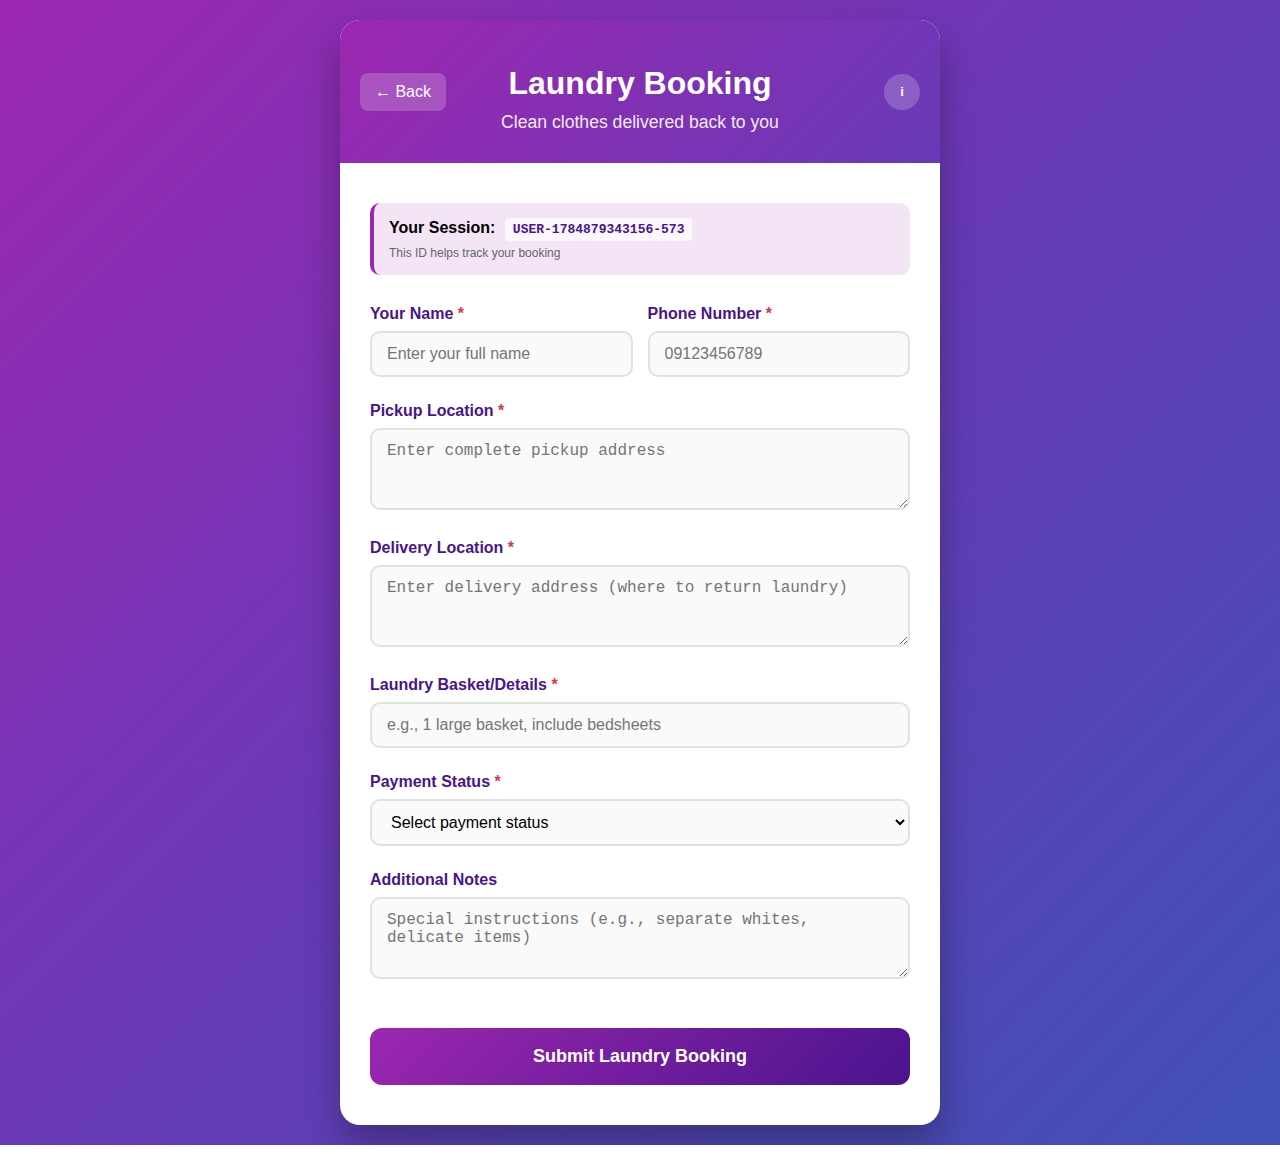
<file: laundry.html>
<!DOCTYPE html>
<html lang="en">
<head>
  <meta charset="UTF-8">
  <meta name="viewport" content="width=device-width, initial-scale=1.0">
  <title>Laundry Booking - Aup Grab</title>
  <link rel="stylesheet" href="info-modal.css">
  <link rel="stylesheet" href="notifications.css">
  <script src="notification-service.js"></script>
  <style>
    * {
      box-sizing: border-box;
      margin: 0;
      padding: 0;
    }
    
    body {
      font-family: -apple-system, BlinkMacSystemFont, 'Segoe UI', Roboto, sans-serif;
      background: linear-gradient(135deg, #9c27b0 0%, #673ab7 50%, #3f51b5 100%);
      min-height: 100vh;
      padding: 20px;
    }
    
    .container {
      max-width: 600px;
      margin: 0 auto;
      background: white;
      border-radius: 20px;
      overflow: hidden;
      box-shadow: 0 20px 40px rgba(0,0,0,0.3);
      animation: slideUp 0.8s ease-out;
    }
    
    @keyframes slideUp {
      from {
        opacity: 0;
        transform: translateY(30px);
      }
      to {
        opacity: 1;
        transform: translateY(0);
      }
    }
    
    .header {
      background: linear-gradient(135deg, #9c27b0, #673ab7);
      color: white;
      padding: 30px;
      text-align: center;
      position: relative;
    }
    
    .back-btn {
      position: absolute;
      left: 20px;
      top: 50%;
      transform: translateY(-50%);
      background: rgba(255,255,255,0.2);
      color: white;
      border: none;
      padding: 10px 15px;
      border-radius: 8px;
      cursor: pointer;
      font-size: 16px;
      transition: background 0.3s;
    }
    
    .back-btn:hover {
      background: rgba(255,255,255,0.3);
    }
    
    .header h1 {
      font-size: 2rem;
      margin-bottom: 10px;
    }
    
    .header-icon {
      margin-bottom: 15px;
    }
    
    .header-icon svg {
      filter: drop-shadow(0 2px 4px rgba(0,0,0,0.2));
    }
    
    .header p {
      opacity: 0.9;
      font-size: 1.1rem;
    }
    
    .form-container {
      padding: 40px 30px;
    }
    
    .user-session {
      background: #f3e5f5;
      padding: 15px;
      border-radius: 10px;
      margin-bottom: 30px;
      border-left: 4px solid #9c27b0;
    }
    
    .user-id {
      font-family: monospace;
      font-weight: bold;
      color: #4a148c;
      background: rgba(255,255,255,0.7);
      padding: 4px 8px;
      border-radius: 4px;
      display: inline-block;
      margin-left: 5px;
    }
    
    .form-group {
      margin-bottom: 25px;
    }
    
    .form-row {
      display: grid;
      grid-template-columns: 1fr 1fr;
      gap: 15px;
    }
    
    label {
      display: block;
      font-weight: 600;
      margin-bottom: 8px;
      color: #4a148c;
      font-size: 1rem;
    }
    
    .required {
      color: #dc3545;
    }
    
    input, select, textarea {
      width: 100%;
      padding: 12px 15px;
      border: 2px solid #e1e1e1;
      border-radius: 10px;
      font-size: 16px;
      transition: all 0.3s ease;
      background: #fafafa;
    }
    
    input:focus, select:focus, textarea:focus {
      outline: none;
      border-color: #9c27b0;
      background: white;
      box-shadow: 0 0 0 3px rgba(156, 39, 176, 0.1);
    }
    
    .input-error {
      border-color: #dc3545 !important;
      background: #fff5f5 !important;
    }
    
    .error-message {
      color: #dc3545;
      font-size: 14px;
      margin-top: 5px;
      display: none;
    }
    
    .payment-cost-group {
      background: #f8f9fa;
      padding: 20px;
      border-radius: 10px;
      margin-top: 15px;
      border-left: 4px solid #9c27b0;
      display: none;
    }
    
    .payment-cost-group.show {
      display: block;
      animation: slideDown 0.3s ease-out;
    }
    
    @keyframes slideDown {
      from {
        opacity: 0;
        transform: translateY(-10px);
      }
      to {
        opacity: 1;
        transform: translateY(0);
      }
    }
    
    /* Completed message styling (match purple theme) */
    .completed-message {
      background: linear-gradient(135deg, #9c27b0, #673ab7);
      color: white;
      padding: 25px;
      border-radius: 15px;
      text-align: center;
      animation: slideIn 0.5s ease-out;
    }

    @keyframes slideIn {
      from {
        opacity: 0;
        transform: translateX(-20px);
      }
      to {
        opacity: 1;
        transform: translateX(0);
      }
    }
    
    .submit-btn {
      width: 100%;
      background: linear-gradient(135deg, #9c27b0, #4a148c);
      color: white;
      border: none;
      padding: 18px;
      border-radius: 12px;
      font-size: 18px;
      font-weight: bold;
      cursor: pointer;
      transition: all 0.3s;
      margin-top: 20px;
    }

    /* Enhanced rider card UI (uniform across pages) */
    .rider-info .rider-grid { display: grid; grid-template-columns: 72px 1fr; gap: 16px; align-items: center; text-align: left; }
    .rider-info .avatar { width: 72px; height: 72px; border-radius: 50%; background: rgba(255,255,255,0.2); display:flex; align-items:center; justify-content:center; font-weight: 800; font-size: 1.25rem; box-shadow: inset 0 2px 8px rgba(0,0,0,0.25); }
    .rider-info .name-row { display:flex; align-items:center; gap:10px; margin-bottom: 6px; }
    .rider-info .pill { display:inline-block; padding: 4px 10px; border-radius: 999px; background: rgba(255,255,255,0.18); font-size: 0.8rem; font-weight: 700; letter-spacing: .3px; }
    .rider-info .rider-actions { margin-top: 12px; display:flex; gap:10px; flex-wrap: wrap; }
    .contact-btn { background: rgba(255,255,255,0.15); color: #fff; border: 1px solid rgba(255,255,255,0.3); padding: 10px 14px; border-radius: 10px; font-weight: 700; text-decoration: none; transition: all .2s; }
    .contact-btn:hover { background: rgba(255,255,255,0.25); transform: translateY(-1px); }
    .progress { margin-top: 12px; }
    .progress-track { width: 100%; height: 8px; background: rgba(255,255,255,0.25); border-radius: 999px; overflow:hidden; }
    .progress-fill { height: 100%; width: 35%; background: linear-gradient(90deg, #7c4dff, #18ffff); border-radius: 999px; box-shadow: 0 0 10px rgba(24,255,255,0.5); transition: width .3s ease; }

    /* Mobile adjustments for rider info */
    @media (max-width: 420px) {
      /* Header: use grid to avoid overlaps */
      .header {
        padding: 16px;
        text-align: center;
        display: grid;
        grid-template-columns: 1fr 1fr;
        row-gap: 8px;
      }
      .back-btn, .info-btn { position: static; transform: none; padding: 8px 12px; font-size: 14px; }
      .back-btn { justify-self: start; }
      .info-btn { justify-self: end; }
      .header-icon { grid-column: 1 / -1; }
      .header h1 { grid-column: 1 / -1; font-size: 1.4rem; margin: 4px 0; }
      .header p { grid-column: 1 / -1; font-size: 0.95rem; }
      .rider-info .rider-grid { grid-template-columns: 56px 1fr; gap: 12px; }
      .rider-info .avatar { width: 56px; height: 56px; font-size: 1rem; }
      .rider-details { font-size: 0.95rem; word-break: break-word; }
      .rider-info .rider-actions { flex-direction: column; gap: 8px; }
      .rider-info .rider-actions .contact-btn { width: 100%; text-align: center; }
    }
    
    .submit-btn:hover {
      transform: translateY(-2px);
      box-shadow: 0 8px 20px rgba(156, 39, 176, 0.3);
    }
    
    .submit-btn:disabled {
      background: #ccc;
      cursor: not-allowed;
      transform: none;
      box-shadow: none;
    }
    
    .status-section {
      background: #f8f9fa;
      padding: 30px;
      border-top: 1px solid #e9ecef;
      display: none;
    }
    
    .success-message {
      background: #d4edda;
      color: #155724;
      padding: 20px;
      border-radius: 10px;
      border: 1px solid #c3e6cb;
      margin-bottom: 20px;
      text-align: center;
    }
    
    .order-id-display {
      background: #f3e5f5;
      padding: 20px;
      border-radius: 10px;
      border: 2px solid #9c27b0;
      text-align: center;
      margin: 20px 0;
    }
    
    .order-id {
      font-family: monospace;
      font-size: 1.5rem;
      font-weight: bold;
      color: #4a148c;
    }
    
    .rider-status {
      text-align: center;
      padding: 20px;
      font-size: 1.1rem;
      color: #666;
    }
    
    .status-indicator {
      display: inline-block;
      width: 12px;
      height: 12px;
      border-radius: 50%;
      margin-right: 10px;
      animation: pulse 2s infinite;
    }
    
    .status-waiting {
      background: #ffc107;
    }
    
    .status-assigned {
      background: #9c27b0;
      animation: none;
    }
    
    @keyframes pulse {
      0%, 100% { opacity: 1; }
      50% { opacity: 0.3; }
    }
    
    .rider-info {
      background: linear-gradient(135deg, #9c27b0, #4a148c);
      color: white;
      padding: 25px;
      border-radius: 15px;
      margin: 20px 0;
      text-align: center;
      animation: slideIn 0.5s ease-out;
    }
    /* Enhanced rider card UI */
    .rider-info .rider-grid { display: grid; grid-template-columns: 72px 1fr; gap: 16px; align-items: center; text-align: left; }
    .rider-info .avatar { width: 72px; height: 72px; border-radius: 50%; background: rgba(255,255,255,0.2); display:flex; align-items:center; justify-content:center; font-weight: 800; font-size: 1.25rem; box-shadow: inset 0 2px 8px rgba(0,0,0,0.25); }
    .rider-info .name-row { display:flex; align-items:center; gap:10px; margin-bottom: 6px; }
    .rider-info .pill { display:inline-block; padding: 4px 10px; border-radius: 999px; background: rgba(255,255,255,0.18); font-size: 0.8rem; font-weight: 700; letter-spacing: .3px; }
    .rider-info .rider-details { opacity: .95; }
    .rider-info .rider-actions { margin-top: 12px; display:flex; gap:10px; flex-wrap: wrap; }
    .contact-btn { background: rgba(255,255,255,0.15); color: #fff; border: 1px solid rgba(255,255,255,0.3); padding: 10px 14px; border-radius: 10px; font-weight: 700; text-decoration: none; transition: all .2s; }
    .contact-btn:hover { background: rgba(255,255,255,0.25); transform: translateY(-1px); }
    .progress { margin-top: 12px; }
    .progress-track { width: 100%; height: 8px; background: rgba(255,255,255,0.25); border-radius: 999px; overflow:hidden; }
    .progress-fill { height: 100%; width: 30%; background: #00e5ff; background: linear-gradient(90deg, #7c4dff, #18ffff); border-radius: 999px; box-shadow: 0 0 10px rgba(24,255,255,0.5); transition: width .3s ease; }
    
    @keyframes slideIn {
      from {
        opacity: 0;
        transform: translateX(-20px);
      }
      to {
        opacity: 1;
        transform: translateX(0);
      }
    }
    
    .rider-info h3 {
      margin-bottom: 15px;
      font-size: 1.5rem;
    }
    
    .rider-details {
      font-size: 1.1rem;
      margin: 8px 0;
    }
    
    .confirm-btn {
      background: linear-gradient(135deg, #28a745, #20c997);
      color: white;
      border: none;
      padding: 15px 30px;
      border-radius: 10px;
      font-size: 16px;
      font-weight: bold;
      cursor: pointer;
      margin-top: 20px;
      transition: all 0.3s;
    }
    
    /* modal styles moved to info-modal.css */
    
  </style>
</head>
<body>
  <div class="container">
    <!-- Header -->
    <div class="header">
      <button class="back-btn" onclick="goBack()">← Back</button>
      <button class="info-btn" onclick="openInfo()" aria-label="How to use">i</button>
      <div class="header-icon">
        <!-- ... existing icon ... -->
      </div>
      <h1>Laundry Booking</h1>
      <p>Clean clothes delivered back to you</p>
    </div>
    <div class="form-container">
      <div class="user-session">
        <strong>Your Session:</strong>
        <span class="user-id" id="userSessionId"></span>
        <div style="font-size: 12px; color: #666; margin-top: 5px;">
          This ID helps track your booking
        </div>
      </div>

      <!-- Booking Form -->
      <form id="laundryForm">
        <div class="form-row">
          <div class="form-group">
            <label for="customerName">Your Name <span class="required">*</span></label>
            <input type="text" id="customerName" placeholder="Enter your full name" required>
            <div class="error-message" id="nameError">Please enter your full name</div>
          </div>
          <div class="form-group">
            <label for="customerPhone">Phone Number <span class="required">*</span></label>
            <input type="tel" id="customerPhone" placeholder="09123456789" required>
            <div class="error-message" id="phoneError">Please enter a valid phone number</div>
          </div>
        </div>

        <div class="form-group">
          <label for="pickupLocation">Pickup Location <span class="required">*</span></label>
          <textarea id="pickupLocation" placeholder="Enter complete pickup address" rows="3" required></textarea>
          <div class="error-message" id="pickupError">Please enter pickup location</div>
        </div>

        <div class="form-group">
          <label for="deliveryLocation">Delivery Location <span class="required">*</span></label>
          <textarea id="deliveryLocation" placeholder="Enter delivery address (where to return laundry)" rows="3" required></textarea>
          <div class="error-message" id="deliveryError">Please enter delivery location</div>
        </div>

        <div class="form-group">
          <label for="basket">Laundry Basket/Details <span class="required">*</span></label>
          <input type="text" id="basket" placeholder="e.g., 1 large basket, include bedsheets" required>
          <div class="error-message" id="basketError">Please enter laundry details</div>
        </div>

        <div class="form-group">
          <label for="paymentStatus">Payment Status <span class="required">*</span></label>
          <select id="paymentStatus" required>
            <option value="">Select payment status</option>
            <option value="Paid">Already Paid</option>
            <option value="Not Yet Paid">Not Yet Paid</option>
          </select>
          <div class="error-message" id="paymentError">Please select payment status</div>
          <div class="payment-cost-group" id="paymentCostGroup">
            <label for="paymentCost">How much to collect? <span class="required">*</span></label>
            <input type="number" id="paymentCost" placeholder="Enter amount (e.g., 250.00)" step="0.01" min="0">
            <div style="font-size: 12px; color: #666; margin-top: 5px;">Amount the rider needs to collect from recipient</div>
            <div class="error-message" id="paymentCostError">Please enter the payment amount</div>
          </div>
        </div>

        <div class="form-group">
          <label for="notes">Additional Notes</label>
          <textarea id="notes" placeholder="Special instructions (e.g., separate whites, delicate items)" rows="3"></textarea>
        </div>

        <button type="submit" class="submit-btn" id="submitBtn">Submit Laundry Booking</button>
      </form>
    </div>

    <!-- Status Section -->
    <div class="status-section" id="statusSection">
      <div class="success-message" id="successMessage"></div>
      <div class="order-id-display" id="orderIdDisplay"></div>
      <!-- Booking summary -->
      <div id="bookingSummary" style="margin-bottom:18px; display:none;"></div>
      <div class="rider-status" id="riderStatus">
        <span class="status-indicator status-waiting"></span>
        Wait until your rider is assigned...
      </div>
      <div id="riderInfo"></div>
      <div id="orderActions"></div>
      <div id="completedMessage"></div>
    </div>
  </div>

  <!-- Info Modal -->
  <div id="infoModal" class="modal-overlay" onclick="overlayClick(event)">
    <div class="modal" role="dialog" aria-modal="true" aria-labelledby="infoTitle">
      <div class="modal-header">
        <h3 id="infoTitle">How to use Laundry Booking</h3>
        <button class="close-btn" onclick="closeInfo()">Close</button>
      </div>
      <div class="modal-body">
        <h4>Quick Start</h4>
        <ul>
          <li>Enter your details and laundry info (pickup location, basket, etc.).</li>
          <li>Submit to get an Order ID and start tracking.</li>
        </ul>
        <h4>FAQs</h4>
        <ul>
          <li><strong>How are fees handled?</strong> Follow the payment status you select; riders may collect if needed.</li>
          <li><strong>Rider assignment?</strong> Rider info appears once assigned; status updates in near real-time.</li>
          <li><strong>Messaging?</strong> Rider can send you messages; you’ll see them under Messages.</li>
          <li><strong>Confirm when done?</strong> Tap confirm when your laundry is delivered.</li>
          <h4>Call</h4>
            <li>For more information, please call us at 0992-278-8477.</li>
        </ul>
      </div>
    </div>
  </div>

  <script>
    // REPLACE WITH YOUR GOOGLE APP SCRIPT URL
    const SCRIPT_URL = 'https://script.google.com/macros/s/AKfycbzv69YVjiAxzYteFo7tl4LGVecznj35_kRYY4_Eca3IPmAnOouSQgTIwTqdXESQOrEP2A/exec';
    const STORAGE_KEY = 'currentLaundryOrder';
    let userSessionId = null;
    let currentOrderId = null;
    let checkInterval = null;
    let messageInterval = null;
    let lastMessageTs = null;
    let lastBookingDetails = null;

    document.addEventListener('DOMContentLoaded', function() {
      initializeSession();
      setupEventListeners();
      restoreFromStorage();
    });

    function initializeSession() {
      userSessionId = localStorage.getItem('userSessionId');
      if (!userSessionId) {
        userSessionId = generateSessionId();
        localStorage.setItem('userSessionId', userSessionId);
      }
      document.getElementById('userSessionId').textContent = userSessionId;
    }

    function generateSessionId() {
      const timestamp = Date.now();
      const random = Math.floor(Math.random() * 10000);
      return `USER-${timestamp}-${random}`;
    }

    function setupEventListeners() {
      document.getElementById('paymentStatus').addEventListener('change', function() {
        const costGroup = document.getElementById('paymentCostGroup');
        if (this.value === 'Not Yet Paid') {
          costGroup.classList.add('show');
          document.getElementById('paymentCost').required = true;
        } else {
          costGroup.classList.remove('show');
          document.getElementById('paymentCost').required = false;
        }
      });

      document.getElementById('laundryForm').addEventListener('submit', handleSubmit);
    }

    function handleSubmit(e) {
      e.preventDefault();
      if (!validateForm()) return;
      lastBookingDetails = {
        customerName: document.getElementById('customerName').value.trim(),
        customerPhone: document.getElementById('customerPhone').value.trim(),
        pickupLocation: document.getElementById('pickupLocation').value.trim(),
        deliveryLocation: document.getElementById('deliveryLocation').value.trim(),
        basket: document.getElementById('basket').value.trim(),
        paymentStatus: document.getElementById('paymentStatus').value,
        paymentCost: document.getElementById('paymentStatus').value === 'Not Yet Paid' ? parseFloat(document.getElementById('paymentCost').value) : 0,
        notes: document.getElementById('notes').value.trim()
      };
      const formData = {
        action: 'submit_booking',
        sessionId: userSessionId,
        type: 'laundry',
        customerName: lastBookingDetails.customerName,
        customerPhone: lastBookingDetails.customerPhone,
        pickupLocation: lastBookingDetails.pickupLocation,
        deliveryLocation: lastBookingDetails.deliveryLocation,
        basketName: lastBookingDetails.basket,
        paymentStatus: lastBookingDetails.paymentStatus,
        paymentCost: lastBookingDetails.paymentCost,
        notes: lastBookingDetails.notes,
        timestamp: new Date().toISOString()
      };
      submitBooking(formData);
    }

    function submitBooking(formData) {
      const submitBtn = document.getElementById('submitBtn');
      submitBtn.disabled = true;
      submitBtn.textContent = 'Submitting...';

      fetch(SCRIPT_URL, {
        method: 'POST',
        headers: { 'Content-Type': 'text/plain;charset=utf-8' },
        body: JSON.stringify(formData)
      })
      .then(r => r.json())
      .then(data => {
        if (data.success) {
          currentOrderId = data.order_id;
          document.getElementById('successMessage').textContent = data.message;
          document.getElementById('orderIdDisplay').innerHTML = `
            <div style="font-size: 14px; margin-bottom: 10px;">Your Order ID:</div>
            <div class="order-id">${currentOrderId}</div>`;
          document.getElementById('statusSection').style.display = 'block';
          saveOrderState({ orderId: currentOrderId, status: 'pending', booking: lastBookingDetails });
          showBookingSummary(lastBookingDetails);
          showCancelButton();
          startRiderCheck();
          document.getElementById('statusSection').scrollIntoView({ behavior: 'smooth' });
        } else {
          alert('Error: ' + data.message);
          submitBtn.disabled = false;
          submitBtn.textContent = 'Submit Laundry Booking';
        }
      })
      .catch(err => {
        console.error('Error:', err);
        alert('Error submitting booking. Please try again.');
        submitBtn.disabled = false;
        submitBtn.textContent = 'Submit Laundry Booking';
      });
    }

    function showBookingSummary(details) {
      if (!details) return;
      const el = document.getElementById('bookingSummary');
      el.style.display = 'block';
      el.innerHTML = `
        <div style="background:#f8f9fa; border-radius:10px; padding:14px 18px; border:1px solid #e1e1e1;">
          <div><strong>Name:</strong> ${details.customerName}</div>
          <div><strong>Phone:</strong> ${details.customerPhone}</div>
          <div><strong>Pickup:</strong> ${details.pickupLocation}</div>
          <div><strong>Delivery:</strong> ${details.deliveryLocation}</div>
          <div><strong>Laundry:</strong> ${details.basket}</div>
          <div><strong>Payment:</strong> ${details.paymentStatus}${details.paymentStatus==='Not Yet Paid'?` (₱${details.paymentCost})`:''}</div>
          ${details.notes ? `<div><strong>Notes:</strong> ${details.notes}</div>` : ''}
        </div>
      `;
    }

    function showCancelButton() {
      const actions = document.getElementById('orderActions');
      actions.style.display = 'block';
      actions.innerHTML = `
        <button class="confirm-btn" style="background:linear-gradient(135deg,#dc3545,#b71c1c);" onclick="cancelBooking()">Cancel Booking</button>
      `;
    }

    function cancelBooking() {
      if (!currentOrderId) return;
      if (!confirm('Are you sure you want to cancel this booking?')) return;
      fetch(SCRIPT_URL, {
        method: 'POST',
        headers: { 'Content-Type': 'text/plain;charset=utf-8' },
        body: JSON.stringify({ action: 'cancel_booking', order_id: currentOrderId })
      })
      .then(r => r.json())
      .then(data => {
        localStorage.removeItem(STORAGE_KEY);
        stopIntervals();
        document.getElementById('completedMessage').innerHTML = `
          <div class="completed-message">
            <h3>Booking Cancelled</h3>
            <p>Your booking has been cancelled.</p>
            <div style="margin-top:16px;">
              <button class="confirm-btn" onclick="placeNewOrder()">Place New Booking</button>
            </div>
          </div>
        `;
        document.getElementById('orderActions').style.display = 'none';
        document.getElementById('bookingSummary').style.display = 'none';
      })
      .catch(()=>alert('Error cancelling booking. Please try again.'));
    }

    function disableForm() {
      document.getElementById('laundryForm').style.display = 'none';
    }

    function startRiderCheck() {
      stopIntervals();
      let lastNotificationCheck = Date.now();
      
      checkInterval = setInterval(() => {
        fetch(`${SCRIPT_URL}?action=get_booking_status&order_id=${currentOrderId}&ts=${Date.now()}`)
          .then(r => r.json())
          .then(data => {
            if (!data || !data.success || !data.booking) return;
            const b = data.booking;
            if (b.status === 'assigned') {
              assignRider(b);
            } else if (b.status === 'delivered') {
              showCompletedReceipt();
              saveOrderState({ orderId: currentOrderId, status: 'delivered' });
              stopIntervals();
            }
          })
          .catch(() => {});
        
        // Check for notifications every 8 seconds
        if (Date.now() - lastNotificationCheck > 8000) {
          lastNotificationCheck = Date.now();
          UserNotificationService.pollUserNotifications(SCRIPT_URL, userSessionId, lastNotificationCheck - 30000)
            .then(notifications => {
              UserNotificationService.showUserNotifications(notifications);
            });
        }
      }, 4000);
    }

    function assignRider(booking) {
      saveOrderState({ orderId: currentOrderId, status: 'assigned' });
      stopIntervals();
      document.getElementById('riderStatus').innerHTML = `
        <span class="status-indicator status-assigned"></span>
        Rider assigned!
      `;
      const initials = (booking.rider_name || '').trim().split(/\s+/).map(p => p[0]).slice(0,2).join('').toUpperCase() || 'R';
      document.getElementById('riderInfo').innerHTML = `
        <div class="rider-info">
          <div class="rider-grid">
            <div class="avatar">${initials}</div>
            <div>
              <div class="name-row">
                <h3 style="margin:0;">${booking.rider_name}</h3>
                <span class="pill">Assigned</span>
              </div>
              <div class="rider-details">
                <svg width="16" height="16" viewBox="0 0 24 24" fill="none" stroke="currentColor" stroke-width="2" style="display:inline-block; margin-right:8px;">
                  <path d="M22 16.92v3a2 2 0 0 1-2.18 2 19.79 19.79 0 0 1-8.63-3.07 19.5 19.5 0 0 1-6-6 19.79 19.79 0 0 1-3.07-8.67A2 2 0 0 1 4.11 2h3a2 2 0 0 1 2 1.72 12.84 12.84 0 0 1 .7 2.81 2 2 0 0 1-.45 2.11L8.09 9.91a16 16 0 0 0 6 6l1.27-1.27a2 2 0 0 1 2.11-.45 12.84 12.84 0 0 1 2.81.7A2 2 0 0 1 22 16.92z"/>
                </svg>
                <span>${booking.rider_phone}</span>
              </div>
              <div class="rider-details">
                <svg width="16" height="16" viewBox="0 0 24 24" fill="none" stroke="currentColor" stroke-width="2" style="display:inline-block; margin-right:8px;">
                  <circle cx="12" cy="12" r="10"/>
                  <polyline points="12,6 12,12 16,14"/>
                </svg>
                ETA: 20–30 minutes
              </div>
              <div class="rider-details">
                <svg width="16" height="16" viewBox="0 0 24 24" fill="none" stroke="currentColor" stroke-width="2" style="display:inline-block; margin-right:8px;">
                  <path d="M21 10c0 7-9 13-9 13s-9-6-9-13a9 9 0 0 1 18 0z"/>
                  <circle cx="12" cy="10" r="3"/>
                </svg>
                <span id="riderStatusText">Status: On the way to pickup laundry</span>
              </div>
              <div class="progress">
                <div class="progress-track"><div class="progress-fill" id="riderProgressFill" style="width:35%"></div></div>
              </div>
            </div>
          </div>
          <div id="messagesContainer" style="margin-top:14px; text-align:left;">
            <div style="font-weight:700; margin-bottom:6px;">Messages from your rider</div>
            <div id="messagesList" style="max-height:160px; overflow:auto; background:rgba(255,255,255,0.12); padding:10px; border-radius:10px; color:#000;"></div>
          </div>
          <div class="rider-actions">
            <a class="contact-btn" href="tel:${booking.rider_phone}">📞 Call Rider</a>
          </div>
        </div>
      `;
      document.getElementById('orderActions').innerHTML = `
        <button class="confirm-btn" onclick="confirmDelivery()">
          Confirm Laundry Delivery Received
        </button>
      `;
      startMessagesPolling();
    }

    function confirmDelivery() {
      fetch(SCRIPT_URL, {
        method: 'POST',
        headers: { 'Content-Type': 'text/plain;charset=utf-8' },
        body: JSON.stringify({ action: 'complete_booking', order_id: currentOrderId })
      })
      .then(r => r.json())
      .then(data => {
        if (data.success) {
          saveOrderState({ orderId: currentOrderId, status: 'delivered' });
          const statusEl = document.getElementById('riderStatusText');
          if (statusEl) statusEl.textContent = 'Status: Completed';
          const progressFill = document.getElementById('riderProgressFill');
          if (progressFill) progressFill.style.width = '100%';
          showCompletedReceipt();
          stopIntervals();
        } else {
          alert('Error completing order: ' + data.message);
        }
      })
      .catch(() => alert('Error completing order. Please try again.'));
    }

    function showCompletedReceipt() {
      document.getElementById('completedMessage').innerHTML = `
        <div class="completed-message">
          <h3>
            <svg width="24" height="24" viewBox="0 0 24 24" fill="none" stroke="currentColor" stroke-width="2" style="display: inline-block; margin-right: 8px;">
              <path d="M22 11.08V12a10 10 0 1 1-5.93-9.14"/>
              <polyline points="22,4 12,14.01 9,11.01"/>
            </svg>
            Order Completed!
          </h3>
          <p>Thank you for using Aup Grab. Your laundry has been delivered successfully.</p>
          <p style="margin-top: 15px;">Order ID: <strong>${currentOrderId}</strong></p>
          <div style="margin-top:16px;">
            <button class="confirm-btn" onclick="placeNewOrder()">Place New Order</button>
          </div>
        </div>
      `;
      document.getElementById('orderActions').style.display = 'none';
    }

    function placeNewOrder() {
      localStorage.removeItem(STORAGE_KEY);
      stopIntervals();
      window.location.href = 'index.html';
    }

    function startMessagesPolling() {
      stopMessageIntervalOnly();
      lastMessageTs = null;
      messageInterval = setInterval(() => {
        const url = `${SCRIPT_URL}?action=get_messages&order_id=${encodeURIComponent(currentOrderId)}${lastMessageTs ? `&since=${encodeURIComponent(lastMessageTs)}` : ''}`;
        fetch(url)
          .then(r => r.json())
          .then(data => {
            if (!data || !data.success || !Array.isArray(data.messages)) return;
            if (data.messages.length > 0) {
              renderMessages(data.messages);
              const last = data.messages[data.messages.length - 1];
              if (last && last.timestamp) lastMessageTs = last.timestamp;
            }
          })
          .catch(() => {});
      }, 4000);
    }

    function renderMessages(msgs) {
      const list = document.getElementById('messagesList');
      if (!list) return;
      const fr = document.createDocumentFragment();
      msgs.forEach(m => {
        const div = document.createElement('div');
        div.style.padding = '6px 8px';
        div.style.marginBottom = '6px';
        div.style.background = '#fff';
        div.style.borderRadius = '6px';
        div.style.color = '#000';
        const ts = m.timestamp ? new Date(m.timestamp).toLocaleTimeString() : '';
        div.textContent = `${ts} - ${m.text}`;
        fr.appendChild(div);
      });
      list.appendChild(fr);
      list.scrollTop = list.scrollHeight;
    }

    function saveOrderState(state) {
      try {
        const toSave = { orderId: state.orderId || currentOrderId, status: state.status, booking: state.booking || lastBookingDetails };
        localStorage.setItem(STORAGE_KEY, JSON.stringify(toSave));
      } catch {}
    }

    function restoreFromStorage() {
      try {
        const raw = localStorage.getItem(STORAGE_KEY);
        if (!raw) return;
        const saved = JSON.parse(raw);
        if (!saved || !saved.orderId) return;
        currentOrderId = saved.orderId;
        document.getElementById('statusSection').style.display = 'block';
        document.getElementById('orderIdDisplay').innerHTML = `
          <div style="font-size: 14px; margin-bottom: 10px;">Your Order ID:</div>
          <div class="order-id">${currentOrderId}</div>`;
        if (saved.booking) {
          lastBookingDetails = saved.booking;
          showBookingSummary(saved.booking);
        }
        disableForm();
        if (saved.status === 'assigned') {
          fetch(`${SCRIPT_URL}?action=get_booking_status&order_id=${currentOrderId}&ts=${Date.now()}`)
            .then(r => r.json())
            .then(d => { if (d.success && d.booking) assignRider(d.booking); else startRiderCheck(); })
            .catch(() => startRiderCheck());
        } else if (saved.status === 'delivered') {
          showCompletedReceipt();
        } else if (saved.status === 'pending') {
          showCancelButton();
          startRiderCheck();
        } else {
          startRiderCheck();
        }
      } catch {}
    }

    function stopMessageIntervalOnly() {
      if (messageInterval) { clearInterval(messageInterval); messageInterval = null; }
    }

    function stopIntervals() {
      if (checkInterval) { clearInterval(checkInterval); checkInterval = null; }
      stopMessageIntervalOnly();
    }

    // Restore current order on page load
    document.addEventListener('DOMContentLoaded', function() {
      try { restoreFromStorage(); } catch (e) { console.warn('restoreFromStorage failed', e); }
    });

    function goBack() { window.location.href = 'index.html'; }

    // Add validateForm function for laundry booking
    function validateForm() {
      let isValid = true;
      // Clear previous errors
      document.querySelectorAll('.error-message').forEach(msg => msg.style.display = 'none');
      document.querySelectorAll('.input-error').forEach(input => input.classList.remove('input-error'));

      // Validate name
      const name = document.getElementById('customerName').value.trim();
      if (!name) {
        showError('customerName', 'nameError', 'Please enter your full name');
        isValid = false;
      }

      // Validate phone
      const phone = document.getElementById('customerPhone').value.trim();
      if (!phone || phone.length < 10) {
        showError('customerPhone', 'phoneError', 'Please enter a valid phone number');
        isValid = false;
      }

      // Validate pickup location
      const pickupLocation = document.getElementById('pickupLocation').value.trim();
      if (!pickupLocation) {
        showError('pickupLocation', 'pickupError', 'Please enter pickup location');
        isValid = false;
      }

      // Validate delivery location
      const deliveryLocation = document.getElementById('deliveryLocation').value.trim();
      if (!deliveryLocation) {
        showError('deliveryLocation', 'deliveryError', 'Please enter delivery location');
        isValid = false;
      }

      // Validate basket
      const basket = document.getElementById('basket').value.trim();
      if (!basket) {
        showError('basket', 'basketError', 'Please enter laundry details');
        isValid = false;
      }

      // Validate payment status
      const paymentStatus = document.getElementById('paymentStatus').value;
      if (!paymentStatus) {
        showError('paymentStatus', 'paymentError', 'Please select payment status');
        isValid = false;
      }

      // Validate payment cost if not yet paid
      if (paymentStatus === 'Not Yet Paid') {
        const paymentCost = parseFloat(document.getElementById('paymentCost').value);
        if (!paymentCost || paymentCost <= 0) {
          showError('paymentCost', 'paymentCostError', 'Please enter the payment amount');
          isValid = false;
        }
      }

      return isValid;
    }

    function showError(inputId, errorId, message) {
      const input = document.getElementById(inputId);
      const error = document.getElementById(errorId);
      if (input) input.classList.add('input-error');
      if (error) {
        error.textContent = message;
        error.style.display = 'block';
      }
    }
  </script>
  <script src="info-modal.js"></script>
  <script src="notifications.js"></script>
</body>
</html>
</file>
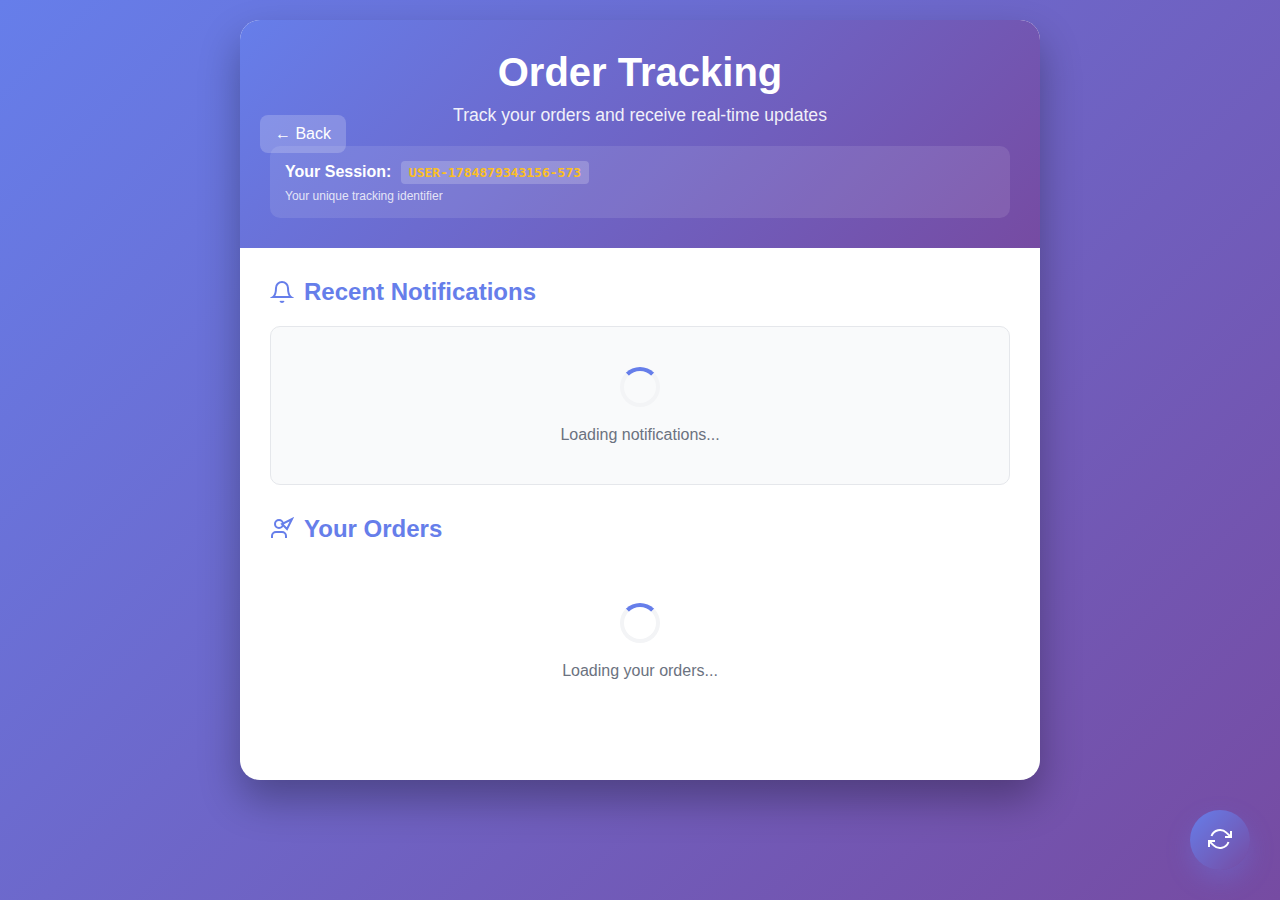
<file: ordertracking.html>
<!DOCTYPE html>
<html lang="en">
<head>
  <meta charset="UTF-8">
  <meta name="viewport" content="width=device-width, initial-scale=1.0">
  <title>Order Tracking - Aup Grab</title>
  <style>
    * {
      box-sizing: border-box;
      margin: 0;
      padding: 0;
    }
    
    body {
      font-family: -apple-system, BlinkMacSystemFont, 'Segoe UI', Roboto, sans-serif;
      background: linear-gradient(135deg, #667eea 0%, #764ba2 100%);
      min-height: 100vh;
      padding: 20px;
    }
    
    .container {
      max-width: 800px;
      margin: 0 auto;
      background: white;
      border-radius: 20px;
      overflow: hidden;
      box-shadow: 0 20px 40px rgba(0,0,0,0.3);
      animation: slideUp 0.8s ease-out;
    }
    
    @keyframes slideUp {
      from {
        opacity: 0;
        transform: translateY(30px);
      }
      to {
        opacity: 1;
        transform: translateY(0);
      }
    }
    
    .header {
      background: linear-gradient(135deg, #667eea, #764ba2);
      color: white;
      padding: 30px;
      text-align: center;
      position: relative;
    }
    
    .back-btn {
      position: absolute;
      left: 20px;
      top: 50%;
      transform: translateY(-50%);
      background: rgba(255,255,255,0.2);
      color: white;
      border: none;
      padding: 10px 15px;
      border-radius: 8px;
      cursor: pointer;
      font-size: 16px;
      transition: background 0.3s;
    }
    
    .back-btn:hover {
      background: rgba(255,255,255,0.3);
    }
    
    .header h1 {
      font-size: 2.5rem;
      margin-bottom: 10px;
    }
    
    .header p {
      opacity: 0.9;
      font-size: 1.1rem;
    }
    
    .user-session {
      background: rgba(255,255,255,0.1);
      padding: 15px;
      border-radius: 10px;
      margin-top: 20px;
      text-align: left;
    }
    
    .user-id {
      font-family: monospace;
      font-weight: bold;
      color: #fbbf24;
      background: rgba(255,255,255,0.2);
      padding: 4px 8px;
      border-radius: 4px;
      display: inline-block;
      margin-left: 5px;
    }
    
    .content {
      padding: 30px;
    }
    
    .section {
      margin-bottom: 30px;
    }
    
    .section-title {
      font-size: 1.5rem;
      color: #667eea;
      margin-bottom: 20px;
      display: flex;
      align-items: center;
      gap: 10px;
    }
    
    .notifications-container {
      max-height: 300px;
      overflow-y: auto;
      border: 1px solid #e5e7eb;
      border-radius: 10px;
      background: #f9fafb;
    }
    
    .notification-item {
      padding: 15px;
      border-bottom: 1px solid #e5e7eb;
      transition: background 0.3s ease;
    }
    
    .notification-item:last-child {
      border-bottom: none;
    }
    
    .notification-item:hover {
      background: #f3f4f6;
    }
    
    .notification-item.new {
      background: #dbeafe;
      border-left: 4px solid #3b82f6;
    }
    
    .notification-header {
      display: flex;
      justify-content: space-between;
      align-items: flex-start;
      margin-bottom: 8px;
    }
    
    .notification-type {
      padding: 2px 8px;
      border-radius: 12px;
      font-size: 0.75rem;
      font-weight: bold;
      text-transform: uppercase;
    }
    
    .notification-type.booking_created {
      background: #dbeafe;
      color: #1e40af;
    }
    
    .notification-type.rider_assigned {
      background: #d1fae5;
      color: #065f46;
    }
    
    .notification-type.order_completed {
      background: #fef3c7;
      color: #92400e;
    }
    
    .notification-time {
      font-size: 0.8rem;
      color: #6b7280;
    }
    
    .notification-message {
      color: #374151;
      line-height: 1.5;
    }
    
    .orders-grid {
      display: grid;
      gap: 20px;
    }
    
    .order-card {
      background: white;
      border: 2px solid #e5e7eb;
      border-radius: 15px;
      padding: 25px;
      transition: all 0.3s ease;
      position: relative;
      overflow: hidden;
    }
    
    .order-card::before {
      content: '';
      position: absolute;
      top: 0;
      left: 0;
      width: 4px;
      height: 100%;
      background: #fbbf24;
    }
    
    .order-card.assigned::before {
      background: #3b82f6;
    }
    
    .order-card.completed::before {
      background: #10b981;
    }
    
    .order-card:hover {
      transform: translateY(-3px);
      box-shadow: 0 10px 25px rgba(0,0,0,0.1);
      border-color: #667eea;
    }
    
    .order-header {
      display: flex;
      justify-content: space-between;
      align-items: flex-start;
      margin-bottom: 15px;
      flex-wrap: wrap;
      gap: 10px;
    }
    
    .order-id {
      font-family: monospace;
      font-weight: bold;
      color: #667eea;
      background: #f3f4f6;
      padding: 5px 10px;
      border-radius: 6px;
      font-size: 0.9rem;
    }
    
    .order-status {
      padding: 4px 12px;
      border-radius: 20px;
      font-size: 0.8rem;
      font-weight: bold;
      text-transform: uppercase;
    }
    
    .order-status.pending {
      background: #fef3c7;
      color: #92400e;
    }
    
    .order-status.assigned {
      background: #dbeafe;
      color: #1e40af;
    }
    
    .order-status.completed {
      background: #d1fae5;
      color: #065f46;
    }
    
    .order-details {
      margin: 15px 0;
    }
    
    .detail-row {
      display: flex;
      margin-bottom: 8px;
      align-items: flex-start;
      gap: 10px;
    }
    
    .detail-label {
      font-weight: 600;
      color: #374151;
      min-width: 100px;
      font-size: 0.9rem;
    }
    
    .detail-value {
      color: #6b7280;
      flex: 1;
      font-size: 0.9rem;
    }
    
    .rider-info {
      background: linear-gradient(135deg, #667eea, #764ba2);
      color: white;
      padding: 20px;
      border-radius: 12px;
      margin: 15px 0;
    }
    
    .rider-info h4 {
      margin-bottom: 10px;
      font-size: 1.2rem;
    }
    
    .rider-details {
      display: flex;
      flex-direction: column;
      gap: 5px;
    }
    
    .rider-detail {
      display: flex;
      align-items: center;
      gap: 8px;
      font-size: 0.9rem;
    }
    
    .order-actions {
      margin-top: 20px;
      display: flex;
      gap: 10px;
      flex-wrap: wrap;
    }
    
    .btn {
      padding: 10px 20px;
      border: none;
      border-radius: 8px;
      font-weight: bold;
      cursor: pointer;
      transition: all 0.3s ease;
      font-size: 0.9rem;
    }
    
    .btn-primary {
      background: linear-gradient(135deg, #667eea, #764ba2);
      color: white;
    }
    
    .btn-primary:hover {
      transform: translateY(-2px);
      box-shadow: 0 5px 15px rgba(102, 126, 234, 0.3);
    }
    
    .btn-success {
      background: linear-gradient(135deg, #10b981, #059669);
      color: white;
    }
    
    .btn-success:hover {
      transform: translateY(-2px);
      box-shadow: 0 5px 15px rgba(16, 185, 129, 0.3);
    }
    
    .btn:disabled {
      background: #d1d5db;
      color: #9ca3af;
      cursor: not-allowed;
      transform: none;
      box-shadow: none;
    }
    
    .empty-state {
      text-align: center;
      padding: 60px 20px;
      color: #6b7280;
    }
    
    .empty-state svg {
      margin-bottom: 20px;
      opacity: 0.5;
    }
    
    .loading {
      text-align: center;
      padding: 40px;
      color: #6b7280;
    }
    
    .loading-spinner {
      display: inline-block;
      width: 40px;
      height: 40px;
      border: 4px solid #f3f4f6;
      border-radius: 50%;
      border-top-color: #667eea;
      animation: spin 1s ease-in-out infinite;
      margin-bottom: 15px;
    }
    
    @keyframes spin {
      to { transform: rotate(360deg); }
    }
    
    .refresh-btn {
      position: fixed;
      bottom: 30px;
      right: 30px;
      width: 60px;
      height: 60px;
      background: linear-gradient(135deg, #667eea, #764ba2);
      color: white;
      border: none;
      border-radius: 50%;
      cursor: pointer;
      box-shadow: 0 10px 25px rgba(102, 126, 234, 0.3);
      transition: all 0.3s ease;
      z-index: 1000;
    }
    
    .refresh-btn:hover {
      transform: scale(1.1);
      box-shadow: 0 15px 35px rgba(102, 126, 234, 0.4);
    }
    
    .notification-toast {
      position: fixed;
      top: 20px;
      right: 20px;
      background: #10b981;
      color: white;
      padding: 15px 20px;
      border-radius: 10px;
      box-shadow: 0 10px 25px rgba(0,0,0,0.2);
      transform: translateX(400px);
      transition: transform 0.3s ease;
      z-index: 1001;
      max-width: 300px;
    }
    
    .notification-toast.show {
      transform: translateX(0);
    }
    
    .notification-toast.error {
      background: #ef4444;
    }
    
    .notification-toast.info {
      background: #3b82f6;
    }
    
    /* Mobile responsiveness */
    @media (max-width: 768px) {
      .container {
        margin: 10px;
        border-radius: 15px;
      }
      
      .header {
        padding: 20px;
      }
      
      .header h1 {
        font-size: 2rem;
      }
      
      .content {
        padding: 20px;
      }
      
      .order-header {
        flex-direction: column;
        align-items: flex-start;
      }
      
      .order-actions {
        flex-direction: column;
      }
      
      .btn {
        width: 100%;
        text-align: center;
      }
      
      .refresh-btn {
        bottom: 20px;
        right: 20px;
        width: 50px;
        height: 50px;
      }
      
      .notification-toast {
        right: 10px;
        left: 10px;
        max-width: none;
        transform: translateY(-100px);
      }
      
      .notification-toast.show {
        transform: translateY(0);
      }
    }
  </style>
</head>
<body>
  <div class="container">
    <!-- Header -->
    <div class="header">
      <button class="back-btn" onclick="goBack()">← Back</button>
      <h1>Order Tracking</h1>
      <p>Track your orders and receive real-time updates</p>
      
      <div class="user-session">
        <strong>Your Session:</strong>
        <span class="user-id" id="userSessionId"></span>
        <div style="font-size: 12px; margin-top: 5px; opacity: 0.8;">
          Your unique tracking identifier
        </div>
      </div>
    </div>
    
    <!-- Content -->
    <div class="content">
      <!-- Notifications Section -->
      <div class="section">
        <h2 class="section-title">
          <svg width="24" height="24" viewBox="0 0 24 24" fill="none" stroke="currentColor" stroke-width="2">
            <path d="M6 8a6 6 0 0 1 12 0c0 7 3 9 3 9H3s3-2 3-9"/>
            <path d="M13.73 21a2 2 0 0 1-3.46 0"/>
          </svg>
          Recent Notifications
        </h2>
        <div class="notifications-container" id="notificationsContainer">
          <div class="loading">
            <div class="loading-spinner"></div>
            <div>Loading notifications...</div>
          </div>
        </div>
      </div>
      
      <!-- Orders Section -->
      <div class="section">
        <h2 class="section-title">
          <svg width="24" height="24" viewBox="0 0 24 24" fill="none" stroke="currentColor" stroke-width="2">
            <path d="M16 21v-2a4 4 0 0 0-4-4H6a4 4 0 0 0-4 4v2"/>
            <circle cx="9" cy="7" r="4"/>
            <path d="m22 2-5 10-5-5 10-5z"/>
          </svg>
          Your Orders
        </h2>
        <div class="orders-grid" id="ordersContainer">
          <div class="loading">
            <div class="loading-spinner"></div>
            <div>Loading your orders...</div>
          </div>
        </div>
      </div>
    </div>
  </div>
  
  <!-- Refresh Button -->
  <button class="refresh-btn" onclick="refreshData()" title="Refresh Data">
    <svg width="24" height="24" viewBox="0 0 24 24" fill="none" stroke="currentColor" stroke-width="2">
      <polyline points="23,4 23,10 17,10"/>
      <polyline points="1,20 1,14 7,14"/>
      <path d="m3.51,9a9,9,0,0,1,14.85-3.36L23,10M1,14l4.64,4.36A9,9,0,0,0,20.49,15"/>
    </svg>
  </button>
  
  <!-- Notification Toast -->
  <div class="notification-toast" id="notificationToast"></div>
  
  <script>
    // REPLACE WITH YOUR GOOGLE APP SCRIPT URL
    const SCRIPT_URL = 'https://script.google.com/macros/s/AKfycby_2UFEoEY26I0PRRg-jd_N4nUOu1j5BklXLWhmTq2kgvSrd3r-IWaSS01ERLns0xcKBA/exec';
    
    let userSessionId = null;
    let refreshInterval = null;
    let lastNotificationCount = 0;
    
    // Initialize
    window.onload = function() {
      initializeSession();
      loadData();
      startAutoRefresh();
    };
    
    function initializeSession() {
      userSessionId = localStorage.getItem('userSessionId');
      if (!userSessionId) {
        userSessionId = generateSessionId();
        localStorage.setItem('userSessionId', userSessionId);
      }
      document.getElementById('userSessionId').textContent = userSessionId;
    }
    
    function generateSessionId() {
      const timestamp = Date.now();
      const random = Math.floor(Math.random() * 10000);
      return `USER-${timestamp}-${random}`;
    }
    
    function loadData() {
      loadNotifications();
      loadOrders();
    }
    
    function loadNotifications() {
      fetch(`${SCRIPT_URL}?action=get_notifications&session_id=${userSessionId}`)
        .then(response => response.json())
        .then(data => {
          if (data.success) {
            displayNotifications(data.notifications);
            
            // Check for new notifications
            if (data.notifications.length > lastNotificationCount && lastNotificationCount > 0) {
              const newNotifications = data.notifications.slice(0, data.notifications.length - lastNotificationCount);
              newNotifications.forEach(notification => {
                showToast(notification.message, 'info');
              });
            }
            lastNotificationCount = data.notifications.length;
          } else {
            console.error('Error loading notifications:', data.message);
          }
        })
        .catch(error => {
          console.error('Error:', error);
        });
    }
    
    function loadOrders() {
      fetch(`${SCRIPT_URL}?action=get_session_bookings&session_id=${userSessionId}`)
        .then(response => response.json())
        .then(data => {
          if (data.success) {
            displayOrders(data.bookings);
          } else {
            console.error('Error loading orders:', data.message);
          }
        })
        .catch(error => {
          console.error('Error:', error);
        });
    }
    
    function displayNotifications(notifications) {
      const container = document.getElementById('notificationsContainer');
      
      if (notifications.length === 0) {
        container.innerHTML = `
          <div class="empty-state">
            <svg width="48" height="48" viewBox="0 0 24 24" fill="none" stroke="currentColor" stroke-width="2">
              <path d="M6 8a6 6 0 0 1 12 0c0 7 3 9 3 9H3s3-2 3-9"/>
              <path d="M13.73 21a2 2 0 0 1-3.46 0"/>
            </svg>
            <h3>No Notifications</h3>
            <p>You'll receive updates about your orders here.</p>
          </div>
        `;
        return;
      }
      
      container.innerHTML = notifications.map(notification => {
        const createdDate = new Date(notification.created_at);
        const timeAgo = getTimeAgo(createdDate);
        
        return `
          <div class="notification-item">
            <div class="notification-header">
              <span class="notification-type ${notification.type}">${notification.type.replace('_', ' ')}</span>
              <span class="notification-time">${timeAgo}</span>
            </div>
            <div class="notification-message">${notification.message}</div>
          </div>
        `;
      }).join('');
    }
    
    function displayOrders(orders) {
      const container = document.getElementById('ordersContainer');
      
      if (orders.length === 0) {
        container.innerHTML = `
          <div class="empty-state">
            <svg width="64" height="64" viewBox="0 0 24 24" fill="none" stroke="currentColor" stroke-width="2">
              <path d="M16 21v-2a4 4 0 0 0-4-4H6a4 4 0 0 0-4 4v2"/>
              <circle cx="9" cy="7" r="4"/>
              <path d="m22 2-5 10-5-5 10-5z"/>
            </svg>
            <h3>No Orders Yet</h3>
            <p>Your orders will appear here once you make a booking.</p>
          </div>
        `;
        return;
      }
      
      container.innerHTML = orders.map(order => createOrderCard(order)).join('');
    }
    
    function createOrderCard(order) {
      const details = order.booking_details;
      const createdDate = new Date(order.created_at).toLocaleString();
      
      let riderInfo = '';
      if (order.status === 'assigned' || order.status === 'completed') {
        riderInfo = `
          <div class="rider-info">
            <h4>
              <svg width="20" height="20" viewBox="0 0 24 24" fill="none" stroke="currentColor" stroke-width="2" style="display: inline-block; margin-right: 8px;">
                <circle cx="12" cy="12" r="3"/>
                <path d="M19.4 15a1.65 1.65 0 0 0 .33 1.82l.06.06a2 2 0 0 1 0 2.83 2 2 0 0 1-2.83 0l-.06-.06a1.65 1.65 0 0 0-1.82-.33 1.65 1.65 0 0 0-1 1.51V21a2 2 0 0 1-2 2 2 2 0 0 1-2-2v-.09A1.65 1.65 0 0 0 9 19.4a1.65 1.65 0 0 0-1.82.33l-.06.06a2 2 0 0 1-2.83 0 2 2 0 0 1 0-2.83l.06-.06a1.65 1.65 0 0 0 .33-1.82 1.65 1.65 0 0 0-1.51-1H3a2 2 0 0 1-2-2 2 2 0 0 1 2-2h.09A1.65 1.65 0 0 0 4.6 9a1.65 1.65 0 0 0-.33-1.82l-.06-.06a2 2 0 0 1 0-2.83 2 2 0 0 1 2.83 0l.06.06a1.65 1.65 0 0 0 1.82.33H9a1.65 1.65 0 0 0 1 1.51V3a2 2 0 0 1 2-2 2 2 0 0 1 2 2v.09a1.65 1.65 0 0 0 1 1.51 1.65 1.65 0 0 0 1.82-.33l.06-.06a2 2 0 0 1 2.83 0 2 2 0 0 1 0 2.83l-.06.06a1.65 1.65 0 0 0-.33 1.82v.09a1.65 1.65 0 0 0 1.51 1H21a2 2 0 0 1 2 2 2 2 0 0 1-2 2h-.09a1.65 1.65 0 0 0-1.51 1z"/>
              </svg>
              Your Rider: ${order.rider_name}
            </h4>
            <div class="rider-details">
              <div class="rider-detail">
                <svg width="16" height="16" viewBox="0 0 24 24" fill="none" stroke="currentColor" stroke-width="2">
                  <path d="M22 16.92v3a2 2 0 0 1-2.18 2 19.79 19.79 0 0 1-8.63-3.07 19.5 19.5 0 0 1-6-6 19.79 19.79 0 0 1-3.07-8.67A2 2 0 0 1 4.11 2h3a2 2 0 0 1 2 1.72 12.84 12.84 0 0 1 .7 2.81 2 2 0 0 1-.45 2.11L8.09 9.91a16 16 0 0 0 6 6l1.27-1.27a2 2 0 0 1 2.11-.45 12.84 12.84 0 0 1 2.81.7A2 2 0 0 1 22 16.92z"/>
                </svg>
                Phone: ${order.rider_phone}
              </div>
              <div class="rider-detail">
                <svg width="16" height="16" viewBox="0 0 24 24" fill="none" stroke="currentColor" stroke-width="2">
                  <circle cx="12" cy="12" r="10"/>
                  <polyline points="12,6 12,12 16,14"/>
                </svg>
                Status: ${order.status === 'assigned' ? 'On the way' : 'Delivered'}
              </div>
            </div>
          </div>
        `;
      }
      
      let actionButtons = '';
      if (order.status === 'assigned') {
        actionButtons = `
          <button class="btn btn-success" onclick="confirmDelivery('${order.order_id}')">
            Confirm Delivery Received
          </button>
        `;
      }
      
      return `
        <div class="order-card ${order.status}">
          <div class="order-header">
            <div class="order-id">${order.order_id}</div>
            <span class="order-status ${order.status}">${order.status}</span>
          </div>
          
          <div class="order-details">
            <div class="detail-row">
              <span class="detail-label">Type:</span>
              <span class="detail-value">${order.booking_type.charAt(0).toUpperCase() + order.booking_type.slice(1)}</span>
            </div>
            <div class="detail-row">
              <span class="detail-label">Customer:</span>
              <span class="detail-value">${order.customer_name}</span>
            </div>
            <div class="detail-row">
              <span class="detail-label">Phone:</span>
              <span class="detail-value">${order.customer_phone}</span>
            </div>
            ${details.deliveryLocation ? `
              <div class="detail-row">
                <span class="detail-label">Delivery:</span>
                <span class="detail-value">${details.deliveryLocation}</span>
              </div>
            ` : ''}
            <div class="detail-row">
              <span class="detail-label">Payment:</span>
              <span class="detail-value">
                ${order.payment_status} 
                ${order.payment_status === 'Not Yet Paid' ? `(₱${order.payment_amount})` : ''}
              </span>
            </div>
            <div class="detail-row">
              <span class="detail-label">Created:</span>
              <span class="detail-value">${createdDate}</span>
            </div>
            ${order.completed_at ? `
              <div class="detail-row">
                <span class="detail-label">Completed:</span>
                <span class="detail-value">${new Date(order.completed_at).toLocaleString()}</span>
              </div>
            ` : ''}
          </div>
          
          ${riderInfo}
          
          <div class="order-actions">
            ${actionButtons}
            <button class="btn btn-primary" onclick="viewOrderDetails('${order.order_id}')">
              View Full Details
            </button>
          </div>
        </div>
      `;
    }
    
    function confirmDelivery(orderId) {
      if (!confirm('Are you sure you want to confirm that you have received your order?')) {
        return;
      }
      
      const requestData = {
        action: 'complete_booking',
        order_id: orderId
      };
      
      fetch(SCRIPT_URL, {
        method: 'POST',
        headers: {
          'Content-Type': 'application/json',
        },
        body: JSON.stringify(requestData)
      })
      .then(response => response.json())
      .then(data => {
        if (data.success) {
          showToast('Order marked as received! Thank you for using Aup Grab.', 'success');
          loadData();
        } else {
          showToast('Error completing order: ' + data.message, 'error');
        }
      })
      .catch(error => {
        console.error('Error:', error);
        showToast('Error completing order. Please try again.', 'error');
      });
    }
    
    function viewOrderDetails(orderId) {
      // This could open a modal or navigate to a detailed view
      // For now, we'll just show an alert with order details
      fetch(`${SCRIPT_URL}?action=get_booking_status&order_id=${orderId}`)
        .then(response => response.json())
        .then(data => {
          if (data.success) {
            const order = data.booking;
            const details = order.booking_details;
            
            let detailsText = `Order Details:\n\n`;
            detailsText += `Order ID: ${order.order_id}\n`;
            detailsText += `Type: ${order.booking_type}\n`;
            detailsText += `Status: ${order.status}\n`;
            detailsText += `Customer: ${order.customer_name}\n`;
            detailsText += `Phone: ${order.customer_phone}\n`;
            detailsText += `Payment: ${order.payment_status}\n`;
            
            if (order.payment_status === 'Not Yet Paid') {
              detailsText += `Amount: ₱${order.payment_amount}\n`;
            }
            
            if (details.pickupLocation) {
              detailsText += `Pickup: ${details.pickupLocation}\n`;
            }
            
            if (details.deliveryLocation) {
              detailsText += `Delivery: ${details.deliveryLocation}\n`;
            }
            
            if (details.itemIdentity) {
              detailsText += `Items: ${details.itemIdentity}\n`;
            }
            
            if (details.basketName) {
              detailsText += `Basket: ${details.basketName}\n`;
            }
            
            if (details.quantity) {
              detailsText += `Quantity: ${details.quantity}\n`;
            }
            
            if (details.notes) {
              detailsText += `Notes: ${details.notes}\n`;
            }
            
            if (order.rider_name) {
              detailsText += `\nRider: ${order.rider_name}\n`;
              detailsText += `Rider Phone: ${order.rider_phone}\n`;
            }
            
            detailsText += `\nCreated: ${new Date(order.created_at).toLocaleString()}\n`;
            
            if (order.assigned_at) {
              detailsText += `Assigned: ${new Date(order.assigned_at).toLocaleString()}\n`;
            }
            
            if (order.completed_at) {
              detailsText += `Completed: ${new Date(order.completed_at).toLocaleString()}\n`;
            }
            
            alert(detailsText);
          } else {
            showToast('Error loading order details: ' + data.message, 'error');
          }
        })
        .catch(error => {
          console.error('Error:', error);
          showToast('Error loading order details. Please try again.', 'error');
        });
    }
    
    function refreshData() {
      showToast('Refreshing data...', 'info');
      loadData();
    }
    
    function startAutoRefresh() {
      // Refresh every 15 seconds
      refreshInterval = setInterval(() => {
        loadData();
      }, 15000);
    }
    
    function showToast(message, type = 'success') {
      const toast = document.getElementById('notificationToast');
      toast.textContent = message;
      toast.className = `notification-toast ${type} show`;
      
      setTimeout(() => {
        toast.classList.remove('show');
      }, 4000);
    }
    
    function getTimeAgo(date) {
      const now = new Date();
      const diffInSeconds = Math.floor((now - date) / 1000);
      
      if (diffInSeconds < 60) {
        return 'Just now';
      } else if (diffInSeconds < 3600) {
        const minutes = Math.floor(diffInSeconds / 60);
        return `${minutes} minute${minutes > 1 ? 's' : ''} ago`;
      } else if (diffInSeconds < 86400) {
        const hours = Math.floor(diffInSeconds / 3600);
        return `${hours} hour${hours > 1 ? 's' : ''} ago`;
      } else {
        const days = Math.floor(diffInSeconds / 86400);
        return `${days} day${days > 1 ? 's' : ''} ago`;
      }
    }
    
    function goBack() {
      window.location.href = 'index.html';
    }
    
    // Cleanup on page unload
    window.addEventListener('beforeunload', () => {
      if (refreshInterval) {
        clearInterval(refreshInterval);
      }
    });
  </script>
</body>
</html>
</file>
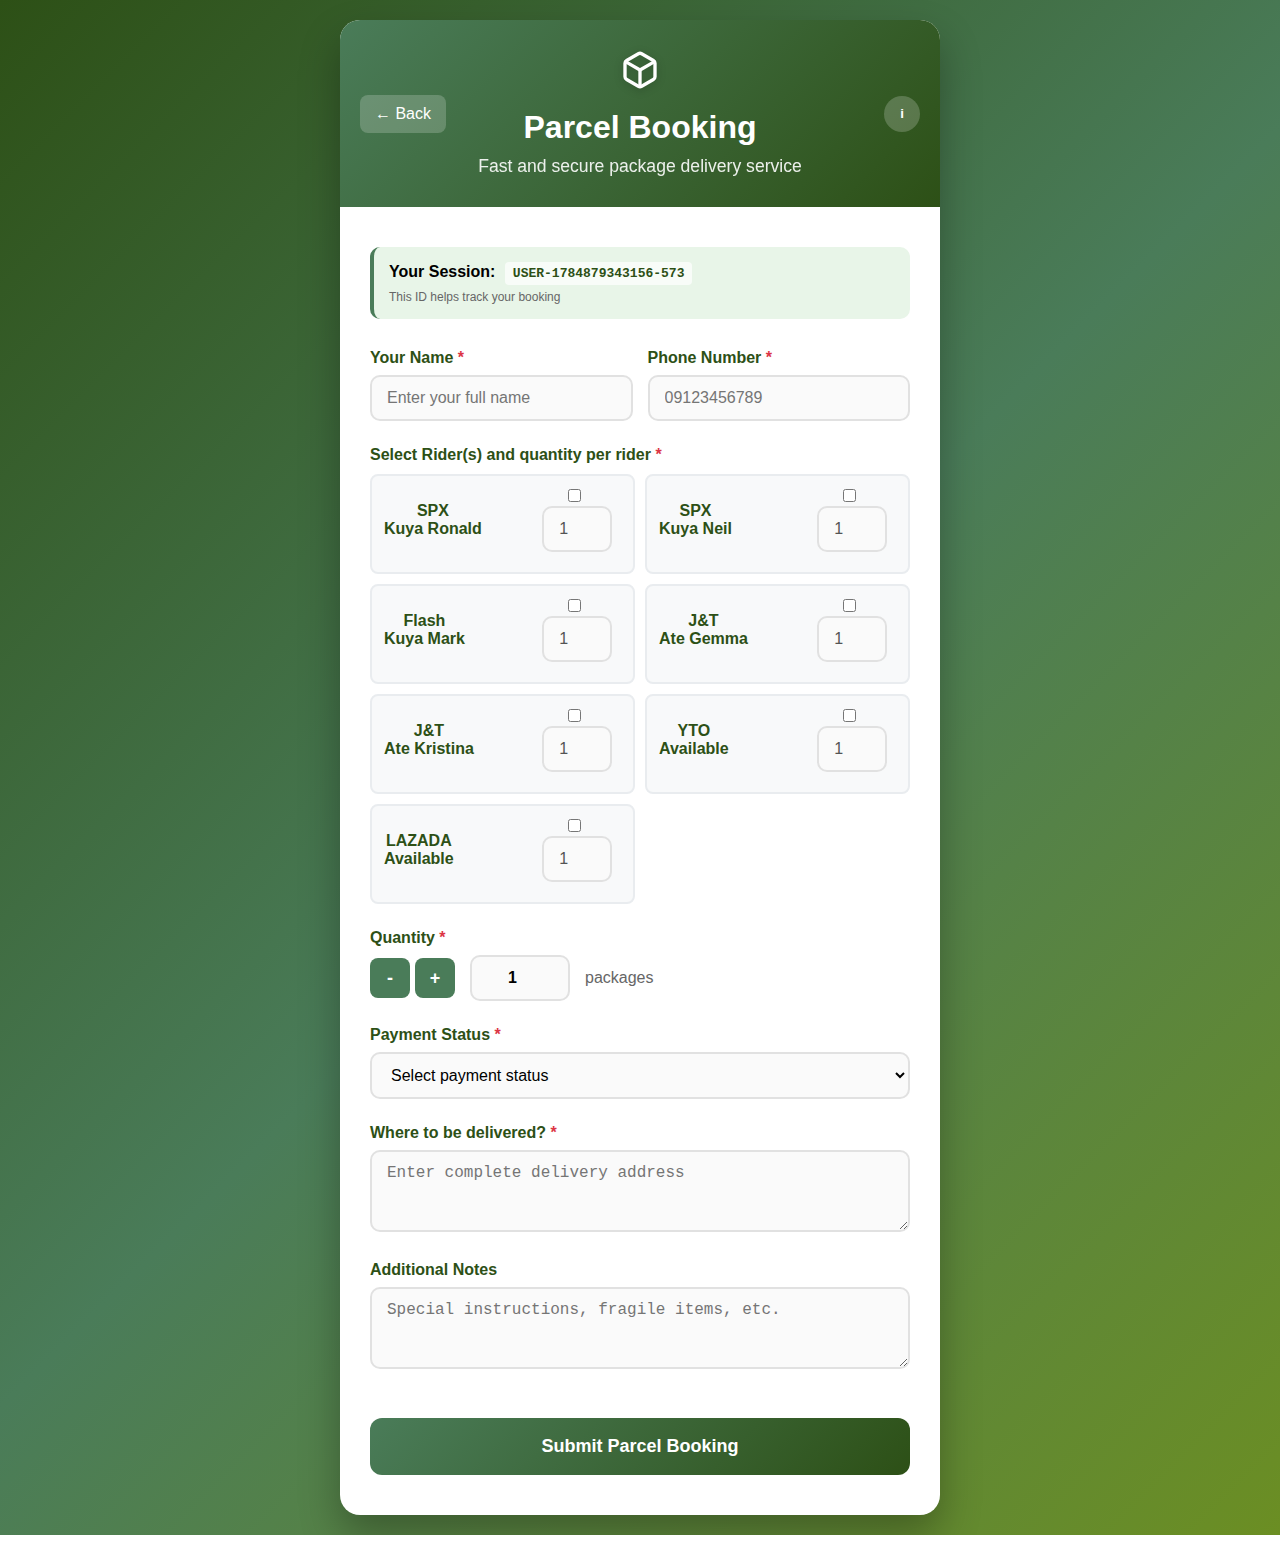
<file: parcel.html>
<!DOCTYPE html>
<html lang="en">
<head>
  <meta charset="UTF-8">
  <meta name="viewport" content="width=device-width, initial-scale=1.0">
  <title>Parcel Booking - Aup Grab</title>
  <link rel="stylesheet" href="info-modal.css">
  <style>
    * {
      box-sizing: border-box;
      margin: 0;
      padding: 0;
    }
    
    body {
      font-family: -apple-system, BlinkMacSystemFont, 'Segoe UI', Roboto, sans-serif;
      background: linear-gradient(135deg, #2d5016 0%, #4a7c59 50%, #6b8e23 100%);
      min-height: 100vh;
      padding: 20px;
    }
    
    .container {
      max-width: 600px;
      margin: 0 auto;
      background: white;
      border-radius: 20px;
      overflow: hidden;
      box-shadow: 0 20px 40px rgba(0,0,0,0.3);
      animation: slideUp 0.8s ease-out;
    }
    
    @keyframes slideUp {
      from {
        opacity: 0;
        transform: translateY(30px);
      }
      to {
        opacity: 1;
        transform: translateY(0);
      }
    }
    
    .header {
      background: linear-gradient(135deg, #4a7c59, #2d5016);
      color: white;
      padding: 30px;
      text-align: center;
      position: relative;
    }
    
    .back-btn {
      position: absolute;
      left: 20px;
      top: 50%;
      transform: translateY(-50%);
      background: rgba(255,255,255,0.2);
      color: white;
      border: none;
      padding: 10px 15px;
      border-radius: 8px;
      cursor: pointer;
      font-size: 16px;
      transition: background 0.3s;
    }
    
    .back-btn:hover {
      background: rgba(255,255,255,0.3);
    }
    
    .header h1 {
      font-size: 2rem;
      margin-bottom: 10px;
    }
    
    .header-icon {
      margin-bottom: 15px;
    }
    
    .header-icon svg {
      filter: drop-shadow(0 2px 4px rgba(0,0,0,0.2));
    }
    
    .header p {
      opacity: 0.9;
      font-size: 1.1rem;
    }
    
    .form-container {
      padding: 40px 30px;
    }
    
    .user-session {
      background: #e8f5e8;
      padding: 15px;
      border-radius: 10px;
      margin-bottom: 30px;
      border-left: 4px solid #4a7c59;
    }
    
    .user-id {
      font-family: monospace;
      font-weight: bold;
      color: #2d5016;
      background: rgba(255,255,255,0.7);
      padding: 4px 8px;
      border-radius: 4px;
      display: inline-block;
      margin-left: 5px;
    }
    
    .form-group {
      margin-bottom: 25px;
    }
    
    .form-row {
      display: grid;
      grid-template-columns: 1fr 1fr;
      gap: 15px;
    }
    
    label {
      display: block;
      font-weight: 600;
      margin-bottom: 8px;
      color: #2d5016;
      font-size: 1rem;
    }
    
    .required {
      color: #dc3545;
    }
    
    input, select, textarea {
      width: 100%;
      padding: 12px 15px;
      border: 2px solid #e1e1e1;
      border-radius: 10px;
      font-size: 16px;
      transition: all 0.3s ease;
      background: #fafafa;
    }
    
    input:focus, select:focus, textarea:focus {
      outline: none;
      border-color: #4a7c59;
      background: white;
      box-shadow: 0 0 0 3px rgba(74, 124, 89, 0.1);
    }
    
    .input-error {
      border-color: #dc3545 !important;
      background: #fff5f5 !important;
    }
    
    .error-message {
      color: #dc3545;
      font-size: 14px;
      margin-top: 5px;
      display: none;
    }
    
    .quantity-group {
      display: flex;
      align-items: center;
      gap: 15px;
    }
    
    .quantity-input {
      width: 100px !important;
      text-align: center;
      font-weight: bold;
    }
    
    .quantity-controls {
      display: flex;
      gap: 5px;
    }
    
    .quantity-btn {
      width: 40px;
      height: 40px;
      background: #4a7c59;
      color: white;
      border: none;
      border-radius: 8px;
      font-size: 18px;
      font-weight: bold;
      cursor: pointer;
      transition: all 0.2s;
    }
    
    .quantity-btn:hover {
      background: #2d5016;
      transform: scale(1.05);
    }
    
    .quantity-btn:disabled {
      background: #ccc;
      cursor: not-allowed;
      transform: none;
    }
    
    .payment-cost-group {
      background: #f8f9fa;
      padding: 20px;
      border-radius: 10px;
      margin-top: 15px;
      border-left: 4px solid #4a7c59;
      display: none;
    }
    
    .payment-cost-group.show {
      display: block;
      animation: slideDown 0.3s ease-out;
    }
    
    @keyframes slideDown {
      from {
        opacity: 0;
        transform: translateY(-10px);
      }
      to {
        opacity: 1;
        transform: translateY(0);
      }
    }
    
    .rider-options {
      display: grid;
      grid-template-columns: repeat(auto-fit, minmax(200px, 1fr));
      gap: 10px;
      margin-top: 10px;
    }
    
    .rider-option {
      background: #f8f9fa;
      border: 2px solid #e9ecef;
      border-radius: 8px;
      padding: 12px;
      cursor: pointer;
      transition: all 0.3s;
      text-align: center;
    }
    
    .rider-option:hover {
      border-color: #4a7c59;
      background: #e8f5e8;
    }
    
    .rider-option.selected {
      border-color: #4a7c59;
      background: #e8f5e8;
      font-weight: bold;
    }
    
    .submit-btn {
      width: 100%;
      background: linear-gradient(135deg, #4a7c59, #2d5016);
      color: white;
      border: none;
      padding: 18px;
      border-radius: 12px;
      font-size: 18px;
      font-weight: bold;
      cursor: pointer;
      transition: all 0.3s;
      margin-top: 20px;
    }
    
    .submit-btn:hover {
      transform: translateY(-2px);
      box-shadow: 0 8px 20px rgba(74, 124, 89, 0.3);
    }
    
    .submit-btn:disabled {
      background: #ccc;
      cursor: not-allowed;
      transform: none;
      box-shadow: none;
    }
    
    .status-section {
      background: #f8f9fa;
      padding: 30px;
      border-top: 1px solid #e9ecef;
      display: none;
    }
    
    .success-message {
      background: #d4edda;
      color: #155724;
      padding: 20px;
      border-radius: 10px;
      border: 1px solid #c3e6cb;
      margin-bottom: 20px;
      text-align: center;
    }
    
    .order-id-display {
      background: #e8f5e8;
      padding: 20px;
      border-radius: 10px;
      border: 2px solid #4a7c59;
      text-align: center;
      margin: 20px 0;
    }
    
    .order-id {
      font-family: monospace;
      font-size: 1.5rem;
      font-weight: bold;
      color: #2d5016;
    }
    
    .rider-status {
      text-align: center;
      padding: 20px;
      font-size: 1.1rem;
      color: #666;
    }
    
    .status-indicator {
      display: inline-block;
      width: 12px;
      height: 12px;
      border-radius: 50%;
      margin-right: 10px;
      animation: pulse 2s infinite;
    }
    
    .status-waiting {
      background: #ffc107;
    }
    
    .status-assigned {
      background: #4a7c59;
      animation: none;
    }
    
    @keyframes pulse {
      0%, 100% { opacity: 1; }
      50% { opacity: 0.3; }
    }
    
    .rider-info {
      background: linear-gradient(135deg, #4a7c59, #2d5016);
      color: white;
      padding: 25px;
      border-radius: 15px;
      margin: 20px 0;
      text-align: center;
      animation: slideIn 0.5s ease-out;
    }
    
    @keyframes slideIn {
      from {
        opacity: 0;
        transform: translateX(-20px);
      }
      to {
        opacity: 1;
        transform: translateX(0);
      }
    }
    
    .rider-info h3 {
      margin-bottom: 15px;
      font-size: 1.5rem;
    }
    
    .rider-details {
      font-size: 1.1rem;
      margin: 8px 0;
    }
    
    .confirm-btn {
      background: linear-gradient(135deg, #28a745, #20c997);
      color: white;
      border: none;
      padding: 15px 30px;
      border-radius: 10px;
      font-size: 16px;
      font-weight: bold;
      cursor: pointer;
      margin-top: 20px;
      transition: all 0.3s;
    }
    
    .confirm-btn:hover {
      transform: translateY(-2px);
      box-shadow: 0 8px 20px rgba(40, 167, 69, 0.3);
    }
    
    .completed-message {
      background: linear-gradient(135deg, #4a7c59, #2d5016);
      color: white;
      padding: 25px;
      border-radius: 15px;
      text-align: center;
      animation: slideIn 0.5s ease-out;
    }

    /* Enhanced rider card UI (uniform across pages) */
    .rider-info .rider-grid { display: grid; grid-template-columns: 72px 1fr; gap: 16px; align-items: center; text-align: left; }
    .rider-info .avatar { width: 72px; height: 72px; border-radius: 50%; background: rgba(255,255,255,0.2); display:flex; align-items:center; justify-content:center; font-weight: 800; font-size: 1.25rem; box-shadow: inset 0 2px 8px rgba(0,0,0,0.25); }
    .rider-info .name-row { display:flex; align-items:center; gap:10px; margin-bottom: 6px; }
    .rider-info .pill { display:inline-block; padding: 4px 10px; border-radius: 999px; background: rgba(255,255,255,0.18); font-size: 0.8rem; font-weight: 700; letter-spacing: .3px; }
    .rider-info .rider-actions { margin-top: 12px; display:flex; gap:10px; flex-wrap: wrap; }
    .contact-btn { background: rgba(255,255,255,0.15); color: #fff; border: 1px solid rgba(255,255,255,0.3); padding: 10px 14px; border-radius: 10px; font-weight: 700; text-decoration: none; transition: all .2s; }
    .contact-btn:hover { background: rgba(255,255,255,0.25); transform: translateY(-1px); }
    .progress { margin-top: 12px; }
    .progress-track { width: 100%; height: 8px; background: rgba(255,255,255,0.25); border-radius: 999px; overflow:hidden; }
    .progress-fill { height: 100%; width: 35%; background: linear-gradient(90deg, #7c4dff, #18ffff); border-radius: 999px; box-shadow: 0 0 10px rgba(24,255,255,0.5); transition: width .3s ease; }

    /* Mobile responsiveness */
    @media (max-width: 768px) {
      .container {
        margin: 10px;
        border-radius: 15px;
      }
      
      .form-container {
        padding: 30px 20px;
      }
      
      .form-row {
        grid-template-columns: 1fr;
        gap: 0;
      }
      
      .rider-options {
        grid-template-columns: 1fr;
      }
      
      .quantity-group {
        justify-content: center;
      }
      
      .back-btn {
        left: 15px;
        padding: 8px 12px;
        font-size: 14px;
      }
    }

    /* Mobile adjustments for rider info (small phones) */
    @media (max-width: 420px) {
      .rider-info .rider-grid { grid-template-columns: 56px 1fr; gap: 12px; }
      .rider-info .avatar { width: 56px; height: 56px; font-size: 1rem; }
      .rider-details { font-size: 0.95rem; word-break: break-word; }
      .rider-info .rider-actions { flex-direction: column; gap: 8px; }
      .contact-btn { width: 100%; text-align: center; }
    }
  </style>
</head>
<body>
  <div class="container">
    <!-- Header -->
    <div class="header">
      <button class="back-btn" onclick="goBack()">← Back</button>
      <button class="info-btn" onclick="openInfo()" aria-label="How to use">i</button>
      <div class="header-icon">
        <svg width="40" height="40" viewBox="0 0 24 24" fill="none" stroke="currentColor" stroke-width="2">
          <path d="M21 8a2 2 0 0 0-1-1.73l-7-4a2 2 0 0 0-2 0l-7 4A2 2 0 0 0 3 8v8a2 2 0 0 0 1 1.73l7 4a2 2 0 0 0 2 0l7-4A2 2 0 0 0 21 16Z"/>
          <path d="m3.3 7 8.7 5 8.7-5"/>
          <path d="M12 22V12"/>
        </svg>
      </div>
      <h1>Parcel Booking</h1>
      <p>Fast and secure package delivery service</p>
    </div>
    
    <!-- Shared Info Modal -->
    <div id="infoModal" class="modal-overlay" onclick="overlayClick(event)">
      <div class="modal" role="dialog" aria-modal="true" aria-labelledby="parcelInfoTitle">
        <div class="modal-header">
          <h3 id="parcelInfoTitle">How Parcel Booking Works</h3>
          <button class="close-btn" onclick="closeInfo()" aria-label="Close">Close</button>
        </div>
        <div class="modal-body">
          <h4>Steps</h4>
          <ul>
            <li>Fill in sender and receiver details with accurate contact numbers.</li>
            <li>Provide pickup and delivery locations. Add helpful notes if needed (e.g., building, gate info).</li>
            <li>Select quantity and review any shown cost/payment info.</li>
            <li>Submit your booking. We will look for the nearest available rider.</li>
            <li>Once a rider is assigned, you will see rider details and can chat/confirm delivery.</li>
            <li>After receiving the parcel, tap Confirm to complete the booking.</li>
          </ul>
          <h4>Tips</h4>
          <ul>
            <li>Keep your phone available so the rider can contact you.</li>
            <li>Fragile or special items: include clear instructions in notes.</li>
            <li>For large items, consider using a box or crate to protect the parcel.</li>
        <h4>Call</h4>
            <li>For more information, please call us at 0992-278-8477.</li>
          </ul>
        </div>
      </div>
    </div>

    <!-- User Session Info -->
    <div class="form-container">
      <div class="user-session">
        <strong>Your Session:</strong>
        <span class="user-id" id="userSessionId"></span>
        <div style="font-size: 12px; color: #666; margin-top: 5px;">
          This ID helps track your booking
        </div>
      </div>
      
      <!-- Booking Form -->
      <form id="parcelForm">
        <!-- Personal Information -->
        <div class="form-row">
          <div class="form-group">
            <label for="customerName">Your Name <span class="required">*</span></label>
            <input type="text" id="customerName" placeholder="Enter your full name" required>
            <div class="error-message" id="nameError">Please enter your full name</div>
          </div>
          
          <div class="form-group">
            <label for="customerPhone">Phone Number <span class="required">*</span></label>
            <input type="tel" id="customerPhone" placeholder="09123456789" required>
            <div class="error-message" id="phoneError">Please enter a valid phone number</div>
          </div>
        </div>
        
        <!-- Rider Selection (multiple with per-option count) -->
        <div class="form-group">
          <label>Select Rider(s) and quantity per rider <span class="required">*</span></label>
          <div class="rider-options">
            <div class="rider-option">
              <label style="display:flex; align-items:center; justify-content:space-between; gap:8px; width:100%;">
                <span><strong>SPX</strong><br>Kuya Ronald</span>
                <span>
                  <input type="checkbox" class="rider-check" data-rider="SPX - Kuya Ronald" />
                  <input type="number" class="rider-count" min="1" value="1" style="width:70px; margin-left:6px;" disabled />
                </span>
              </label>
            </div>
            <div class="rider-option">
              <label style="display:flex; align-items:center; justify-content:space-between; gap:8px; width:100%;">
                <span><strong>SPX</strong><br>Kuya Neil</span>
                <span>
                  <input type="checkbox" class="rider-check" data-rider="SPX - Kuya Neil" />
                  <input type="number" class="rider-count" min="1" value="1" style="width:70px; margin-left:6px;" disabled />
                </span>
              </label>
            </div>
            <div class="rider-option">
              <label style="display:flex; align-items:center; justify-content:space-between; gap:8px; width:100%;">
                <span><strong>Flash</strong><br>Kuya Mark</span>
                <span>
                  <input type="checkbox" class="rider-check" data-rider="Flash - Kuya Mark" />
                  <input type="number" class="rider-count" min="1" value="1" style="width:70px; margin-left:6px;" disabled />
                </span>
              </label>
            </div>
            <div class="rider-option">
              <label style="display:flex; align-items:center; justify-content:space-between; gap:8px; width:100%;">
                <span><strong>J&T</strong><br>Ate Gemma</span>
                <span>
                  <input type="checkbox" class="rider-check" data-rider="J&T - Ate Gemma" />
                  <input type="number" class="rider-count" min="1" value="1" style="width:70px; margin-left:6px;" disabled />
                </span>
              </label>
            </div>
            <div class="rider-option">
              <label style="display:flex; align-items:center; justify-content:space-between; gap:8px; width:100%;">
                <span><strong>J&T</strong><br>Ate Kristina</span>
                <span>
                  <input type="checkbox" class="rider-check" data-rider="J&T - Ate Kristina" />
                  <input type="number" class="rider-count" min="1" value="1" style="width:70px; margin-left:6px;" disabled />
                </span>
              </label>
            </div>
            <div class="rider-option">
              <label style="display:flex; align-items:center; justify-content:space-between; gap:8px; width:100%;">
                <span><strong>YTO</strong><br>Available</span>
                <span>
                  <input type="checkbox" class="rider-check" data-rider="YTO" />
                  <input type="number" class="rider-count" min="1" value="1" style="width:70px; margin-left:6px;" disabled />
                </span>
              </label>
            </div>
            <div class="rider-option">
              <label style="display:flex; align-items:center; justify-content:space-between; gap:8px; width:100%;">
                <span><strong>LAZADA</strong><br>Available</span>
                <span>
                  <input type="checkbox" class="rider-check" data-rider="LAZADA" />
                  <input type="number" class="rider-count" min="1" value="1" style="width:70px; margin-left:6px;" disabled />
                </span>
              </label>
            </div>
          </div>
          <div class="error-message" id="riderError">Please select at least one option and set quantity</div>
        </div>
        
        <!-- Quantity -->
        <div class="form-group">
          <label for="quantity">Quantity <span class="required">*</span></label>
          <div class="quantity-group">
            <div class="quantity-controls">
              <button type="button" class="quantity-btn" onclick="adjustQuantity(-1)">-</button>
              <button type="button" class="quantity-btn" onclick="adjustQuantity(1)">+</button>
            </div>
            <input type="number" id="quantity" class="quantity-input" value="1" min="1" max="99" required>
            <span style="color: #666;">packages</span>
          </div>
          <div class="error-message" id="quantityError">Please enter a valid quantity</div>
        </div>
        
        <!-- Payment Status -->
        <div class="form-group">
          <label for="paymentStatus">Payment Status <span class="required">*</span></label>
          <select id="paymentStatus" required>
            <option value="">Select payment status</option>
            <option value="Paid">Already Paid</option>
            <option value="Not Yet Paid">Not Yet Paid</option>
          </select>
          <div class="error-message" id="paymentError">Please select payment status</div>
          
          <div class="payment-cost-group" id="paymentCostGroup">
            <label for="paymentCost">How much to collect? <span class="required">*</span></label>
            <input type="number" id="paymentCost" placeholder="Enter amount (e.g., 250.00)" step="0.01" min="0">
            <div style="font-size: 12px; color: #666; margin-top: 5px;">
              Amount the rider needs to collect from recipient
            </div>
            <div class="error-message" id="paymentCostError">Please enter the payment amount</div>
          </div>
        </div>
        
        <!-- Delivery Location -->
        <div class="form-group">
          <label for="deliveryLocation">Where to be delivered? <span class="required">*</span></label>
          <textarea id="deliveryLocation" placeholder="Enter complete delivery address" rows="3" required></textarea>
          <div class="error-message" id="deliveryError">Please enter delivery location</div>
        </div>
        
        <!-- Notes -->
        <div class="form-group">
          <label for="notes">Additional Notes</label>
          <textarea id="notes" placeholder="Special instructions, fragile items, etc." rows="3"></textarea>
        </div>
        
        <!-- Submit Button -->
        <button type="submit" class="submit-btn" id="submitBtn">
          Submit Parcel Booking
        </button>
      </form>
    </div>
    
    <!-- Status Section -->
    <div class="status-section" id="statusSection">
      <div class="success-message" id="successMessage"></div>
      <div class="order-id-display" id="orderIdDisplay"></div>
      <div class="rider-status" id="riderStatus">
        <span class="status-indicator status-waiting"></span>
        Looking for available rider...
      </div>
      <div id="riderInfo"></div>
      <div id="orderActions"></div>
      <div id="completedMessage"></div>
    </div>
  </div>
  
  <script>
    // REPLACE WITH YOUR GOOGLE APP SCRIPT URL
    const SCRIPT_URL = 'https://script.google.com/macros/s/AKfycbzv69YVjiAxzYteFo7tl4LGVecznj35_kRYY4_Eca3IPmAnOouSQgTIwTqdXESQOrEP2A/exec';
    
    let userSessionId = null;
    let currentOrderId = null;
    let selectedRider = null;
    let checkInterval = null;
    let messageInterval = null;
    let lastMessageTs = null;
    const STORAGE_KEY = 'currentParcelOrder';
    
    // Initialize session
    window.onload = function() {
      initializeSession();
      setupEventListeners();
      restoreFromStorage();
    };
    
    function initializeSession() {
      userSessionId = localStorage.getItem('userSessionId');
      if (!userSessionId) {
        userSessionId = generateSessionId();
        localStorage.setItem('userSessionId', userSessionId);
      }
      document.getElementById('userSessionId').textContent = userSessionId;
    }
    
    function generateSessionId() {
      const timestamp = Date.now();
      const random = Math.floor(Math.random() * 10000);
      return `USER-${timestamp}-${random}`;
    }
    
    // Hold selections as { name: count }
    let riderSelections = {};

    function setupEventListeners() {
      // Multi rider selection with counts
      document.querySelectorAll('.rider-option').forEach(option => {
        const check = option.querySelector('.rider-check');
        const count = option.querySelector('.rider-count');
        if (!check || !count) return;

        check.addEventListener('change', () => {
          if (check.checked) {
            count.disabled = false;
            const c = parseInt(count.value) || 1;
            riderSelections[check.dataset.rider] = c;
            option.classList.add('selected');
          } else {
            count.disabled = true;
            delete riderSelections[check.dataset.rider];
            option.classList.remove('selected');
          }
          updateTotalQuantityFromSelections();
        });

        count.addEventListener('input', () => {
          let v = parseInt(count.value) || 1;
          if (v < 1) v = 1;
          if (v > 99) v = 99;
          count.value = v;
          if (check.checked) {
            riderSelections[check.dataset.rider] = v;
          }
          updateTotalQuantityFromSelections();
        });
      });
      
      // Payment status change
      document.getElementById('paymentStatus').addEventListener('change', function() {
        const costGroup = document.getElementById('paymentCostGroup');
        if (this.value === 'Not Yet Paid') {
          costGroup.classList.add('show');
          document.getElementById('paymentCost').required = true;
        } else {
          costGroup.classList.remove('show');
          document.getElementById('paymentCost').required = false;
        }
      });
      
      // Form submission
      document.getElementById('parcelForm').addEventListener('submit', handleSubmit);
    }
    
    function updateTotalQuantityFromSelections() {
      const total = Object.values(riderSelections).reduce((sum, v) => sum + (parseInt(v) || 0), 0);
      const quantityInput = document.getElementById('quantity');
      quantityInput.value = Math.max(total, 1);
    }

    function adjustQuantity(change) {
      // Manual adjustment allowed, but will be overridden by selections if any are checked
      const anySelected = Object.keys(riderSelections).length > 0;
      const quantityInput = document.getElementById('quantity');
      let currentValue = parseInt(quantityInput.value) || 1;
      let newValue = currentValue + change;
      if (newValue < 1) newValue = 1;
      if (newValue > 99) newValue = 99;
      quantityInput.value = newValue;
      if (!anySelected) return;
    }
    
    function validateForm() {
      let isValid = true;
      
      // Clear previous errors
      document.querySelectorAll('.error-message').forEach(msg => msg.style.display = 'none');
      document.querySelectorAll('.input-error').forEach(input => input.classList.remove('input-error'));
      
      // Validate name
      const name = document.getElementById('customerName').value.trim();
      if (!name) {
        showError('customerName', 'nameError', 'Please enter your full name');
        isValid = false;
      }
      
      // Validate phone
      const phone = document.getElementById('customerPhone').value.trim();
      if (!phone || phone.length < 10) {
        showError('customerPhone', 'phoneError', 'Please enter a valid phone number');
        isValid = false;
      }
      
      // Validate rider selections
      const selectedNames = Object.keys(riderSelections);
      if (selectedNames.length === 0) {
        document.getElementById('riderError').style.display = 'block';
        isValid = false;
      }
      
      // Validate quantity (auto-summed)
      const quantity = parseInt(document.getElementById('quantity').value);
      if (!quantity || quantity < 1) {
        showError('quantity', 'quantityError', 'Please enter a valid quantity');
        isValid = false;
      }
      
      // Validate payment status
      const paymentStatus = document.getElementById('paymentStatus').value;
      if (!paymentStatus) {
        showError('paymentStatus', 'paymentError', 'Please select payment status');
        isValid = false;
      }
      
      // Validate payment cost if not yet paid
      if (paymentStatus === 'Not Yet Paid') {
        const paymentCost = parseFloat(document.getElementById('paymentCost').value);
        if (!paymentCost || paymentCost <= 0) {
          showError('paymentCost', 'paymentCostError', 'Please enter the payment amount');
          isValid = false;
        }
      }
      
      // Validate delivery location
      const deliveryLocation = document.getElementById('deliveryLocation').value.trim();
      if (!deliveryLocation) {
        showError('deliveryLocation', 'deliveryError', 'Please enter delivery location');
        isValid = false;
      }
      
      return isValid;
    }
    
    function showError(inputId, errorId, message) {
      document.getElementById(inputId).classList.add('input-error');
      const errorElement = document.getElementById(errorId);
      errorElement.textContent = message;
      errorElement.style.display = 'block';
    }
    
    function handleSubmit(e) {
      e.preventDefault();
      
      if (!validateForm()) {
        return;
      }
      
      // Build rider breakdown and ensure total quantity is sum of selections
      const selectedNames = Object.keys(riderSelections);
      const breakdownParts = selectedNames.map(name => `${name} - ${riderSelections[name]}pcs parcel`);
      const totalQty = selectedNames.reduce((sum, name) => sum + (parseInt(riderSelections[name]) || 0), 0);
      const quantityInput = document.getElementById('quantity');
      if (totalQty > 0) quantityInput.value = totalQty;

      const notesEl = document.getElementById('notes');
      const existingNotes = (notesEl.value || '').trim();
      const breakdownText = breakdownParts.length ? `Parcel breakdown: ${breakdownParts.join('; ')}` : '';
      notesEl.value = existingNotes ? `${existingNotes}\n${breakdownText}` : breakdownText;

      const formData = {
        action: 'submit_booking',
        sessionId: userSessionId,
        type: 'parcel',
        customerName: document.getElementById('customerName').value.trim(),
        customerPhone: document.getElementById('customerPhone').value.trim(),
        rider: 'Multiple',
        riderSelections: selectedNames.map(name => ({ name, count: riderSelections[name] })),
        quantity: parseInt(document.getElementById('quantity').value),
        paymentStatus: document.getElementById('paymentStatus').value,
        paymentCost: document.getElementById('paymentStatus').value === 'Not Yet Paid' ? 
                     parseFloat(document.getElementById('paymentCost').value) : 0,
        deliveryLocation: document.getElementById('deliveryLocation').value.trim(),
        notes: document.getElementById('notes').value.trim(),
        timestamp: new Date().toISOString()
      };
      
      submitBooking(formData);
    }
    
    function submitBooking(formData) {
      const submitBtn = document.getElementById('submitBtn');
      submitBtn.disabled = true;
      submitBtn.textContent = 'Submitting...';
      
      // Submit to Google App Script
      fetch(SCRIPT_URL, {
        method: 'POST',
        headers: {
          'Content-Type': 'text/plain;charset=utf-8',
        },
        body: JSON.stringify(formData)
      })
      .then(response => response.json())
      .then(data => {
        if (data.success) {
          currentOrderId = data.order_id;
          
          // Show success
          document.getElementById('successMessage').textContent = data.message;
          document.getElementById('orderIdDisplay').innerHTML = `
            <div style="font-size: 14px; margin-bottom: 10px;">Your Order ID:</div>
            <div class="order-id">${currentOrderId}</div>
          `;
          
          document.getElementById('statusSection').style.display = 'block';
          // Persist order locally
          saveOrderState({ orderId: currentOrderId, status: 'pending' });
          
          // Start checking for rider assignment
          startRiderCheck();
          
          // Scroll to status section
          document.getElementById('statusSection').scrollIntoView({ behavior: 'smooth' });
        } else {
          alert('Error: ' + data.message);
          submitBtn.disabled = false;
          submitBtn.textContent = 'Submit Parcel Booking';
        }
      })
      .catch(error => {
        console.error('Error:', error);
        alert('Error submitting booking. Please try again.');
        submitBtn.disabled = false;
        submitBtn.textContent = 'Submit Parcel Booking';
      });
    }
    
    function startRiderCheck() {
      stopIntervals();
      checkInterval = setInterval(() => {
        // Check booking status from Google Sheets
        fetch(`${SCRIPT_URL}?action=get_booking_status&order_id=${currentOrderId}&ts=${Date.now()}`)
          .then(response => response.json())
          .then(data => {
            if (!data || !data.success || !data.booking) return;
            const b = data.booking;
            if (b.status === 'assigned') {
              assignRider(b);
            } else if (b.status === 'delivered') {
              // backend may map to delivered; finalize
              showCompletedReceipt();
              saveOrderState({ orderId: currentOrderId, status: 'delivered' });
              stopIntervals();
            }
          })
          .catch(error => console.error('Error checking status:', error));
      }, 4000); // Check every 4 seconds
    }
    
    function assignRider(booking) {
      // update storage and intervals
      saveOrderState({ orderId: currentOrderId, status: 'assigned' });
      stopIntervals();
      document.getElementById('riderStatus').innerHTML = `
        <span class="status-indicator status-assigned"></span>
        Rider assigned!
      `;
      const initials = (booking.rider_name || '').trim().split(/\s+/).map(p => p[0]).slice(0,2).join('').toUpperCase() || 'R';
      document.getElementById('riderInfo').innerHTML = `
        <div class="rider-info">
          <div class="rider-grid">
            <div class="avatar">${initials}</div>
            <div>
              <div class="name-row">
                <h3 style="margin:0;">${booking.rider_name}</h3>
                <span class="pill">Assigned</span>
              </div>
              <div class="rider-details">
                <svg width="16" height="16" viewBox="0 0 24 24" fill="none" stroke="currentColor" stroke-width="2" style="display:inline-block; margin-right:8px;">
                  <path d="M22 16.92v3a2 2 0 0 1-2.18 2 19.79 19.79 0 0 1-8.63-3.07 19.5 19.5 0 0 1-6-6 19.79 19.79 0 0 1-3.07-8.67A2 2 0 0 1 4.11 2h3a2 2 0 0 1 2 1.72 12.84 12.84 0 0 1 .7 2.81 2 2 0 0 1-.45 2.11L8.09 9.91a16 16 0 0 0 6 6l1.27-1.27a2 2 0 0 1 2.11-.45 12.84 12.84 0 0 1 2.81.7A2 2 0 0 1 22 16.92z"/>
                </svg>
                <a class="contact-btn" href="tel:${booking.rider_phone}">Call ${booking.rider_phone}</a>
              </div>
              <div class="rider-details">
                <svg width="16" height="16" viewBox="0 0 24 24" fill="none" stroke="currentColor" stroke-width="2" style="display:inline-block; margin-right:8px;">
                  <circle cx="12" cy="12" r="10"/>
                  <polyline points="12,6 12,12 16,14"/>
                </svg>
                ETA: 15–20 minutes
              </div>
              <div class="rider-details">
                <svg width="16" height="16" viewBox="0 0 24 24" fill="none" stroke="currentColor" stroke-width="2" style="display:inline-block; margin-right:8px;">
                  <path d="M21 10c0 7-9 13-9 13s-9-6-9-13a9 9 0 0 1 18 0z"/>
                  <circle cx="12" cy="10" r="3"/>
                </svg>
                <span id="riderStatusText">Status: On the way to pickup</span>
              </div>
              <div class="progress">
                <div class="progress-track"><div class="progress-fill" id="riderProgressFill" style="width:35%"></div></div>
              </div>
            </div>
          </div>
          <div id="messagesContainer" style="margin-top:14px; text-align:left;">
            <div style="font-weight:700; margin-bottom:6px;">Messages from your rider</div>
            <div id="messagesList" style="max-height:160px; overflow:auto; background:rgba(255,255,255,0.12); padding:10px; border-radius:10px; color:#000;"></div>
          </div>
          <div class="rider-actions">
            <a class="contact-btn" href="tel:${booking.rider_phone}">📞 Call Rider</a>
          </div>
        </div>
      `;
      document.getElementById('orderActions').innerHTML = `
        <button class="confirm-btn" onclick="confirmDelivery()">Confirm Parcel Delivery Received</button>
      `;
      // start messages polling
      startMessagesPolling();
    }
    
    function confirmDelivery() {
      // Mark booking as completed in Google Sheets
      fetch(SCRIPT_URL, {
        method: 'POST',
        headers: {
          'Content-Type': 'text/plain;charset=utf-8',
        },
        body: JSON.stringify({ 
          action: 'complete_booking',
          order_id: currentOrderId 
        })
      })
      .then(response => response.json())
      .then(data => {
        if (data.success) {
          saveOrderState({ orderId: currentOrderId, status: 'delivered' });
          // Update rider UI to reflect completion
          const statusEl = document.getElementById('riderStatusText');
          if (statusEl) statusEl.textContent = 'Status: Completed';
          const progressFill = document.getElementById('riderProgressFill');
          if (progressFill) progressFill.style.width = '100%';
          showCompletedReceipt();
          stopIntervals();
        } else {
          alert('Error completing order: ' + data.message);
        }
      })
      .catch(error => {
        console.error('Error:', error);
        alert('Error completing order. Please try again.');
      });
    }
    
    function showCompletedReceipt() {
      document.getElementById('completedMessage').innerHTML = `
        <div class="completed-message">
          <h3>
            <svg width="24" height="24" viewBox="0 0 24 24" fill="none" stroke="currentColor" stroke-width="2" style="display: inline-block; margin-right: 8px;">
              <path d="M22 11.08V12a10 10 0 1 1-5.93-9.14"/>
              <polyline points="22,4 12,14.01 9,11.01"/>
            </svg>
            Order Completed!
          </h3>
          <p>Thank you for using Aup Grab. Your parcel has been delivered successfully.</p>
          <p style="margin-top: 15px;">Order ID: <strong>${currentOrderId}</strong></p>
          <div style="margin-top:16px;">
            <button class="confirm-btn" onclick="placeNewOrder()">Place New Order</button>
          </div>
        </div>
      `;
      document.getElementById('orderActions').style.display = 'none';
    }
    
    function placeNewOrder() {
      localStorage.removeItem(STORAGE_KEY);
      stopIntervals();
      window.location.href = 'index.html';
    }
    
    function startMessagesPolling() {
      stopMessageIntervalOnly();
      lastMessageTs = null;
      messageInterval = setInterval(() => {
        const url = `${SCRIPT_URL}?action=get_messages&order_id=${encodeURIComponent(currentOrderId)}${lastMessageTs ? `&since=${encodeURIComponent(lastMessageTs)}` : ''}`;
        fetch(url)
          .then(r => r.json())
          .then(data => {
            if (!data || !data.success || !Array.isArray(data.messages)) return;
            if (data.messages.length > 0) {
              renderMessages(data.messages);
              const last = data.messages[data.messages.length - 1];
              if (last && last.timestamp) lastMessageTs = last.timestamp;
            }
          })
          .catch(err => console.error('messages poll error', err));
      }, 4000);
    }
    
    function renderMessages(msgs) {
      const list = document.getElementById('messagesList');
      if (!list) return;
      const fr = document.createDocumentFragment();
      msgs.forEach(m => {
        const div = document.createElement('div');
        div.style.padding = '6px 8px';
        div.style.marginBottom = '6px';
        div.style.background = '#fff';
        div.style.borderRadius = '6px';
        div.style.color = '#000';
        const ts = m.timestamp ? new Date(m.timestamp).toLocaleTimeString() : '';
        div.textContent = `${ts} - ${m.text}`;
        fr.appendChild(div);
      });
      list.appendChild(fr);
      list.scrollTop = list.scrollHeight;
    }
    
    function saveOrderState(state) {
      try {
        const toSave = { orderId: state.orderId || currentOrderId, status: state.status };
        localStorage.setItem(STORAGE_KEY, JSON.stringify(toSave));
      } catch {}
    }
    
    function restoreFromStorage() {
      try {
        const raw = localStorage.getItem(STORAGE_KEY);
        if (!raw) return;
        const saved = JSON.parse(raw);
        if (!saved || !saved.orderId) return;
        currentOrderId = saved.orderId;
        document.getElementById('statusSection').style.display = 'block';
        document.getElementById('orderIdDisplay').innerHTML = `
          <div style="font-size: 14px; margin-bottom: 10px;">Your Order ID:</div>
          <div class="order-id">${currentOrderId}</div>
        `;
        if (saved.status === 'assigned') {
          // fetch latest to populate rider info and continue messages
          fetch(`${SCRIPT_URL}?action=get_booking_status&order_id=${currentOrderId}&ts=${Date.now()}`)
            .then(r => r.json())
            .then(d => { if (d.success && d.booking) assignRider(d.booking); else startRiderCheck(); })
            .catch(() => startRiderCheck());
        } else if (saved.status === 'delivered') {
          showCompletedReceipt();
        } else {
          startRiderCheck();
        }
      } catch {}
    }
    
    function stopMessageIntervalOnly() {
      if (messageInterval) {
        clearInterval(messageInterval);
        messageInterval = null;
      }
    }
    
    function stopIntervals() {
      if (checkInterval) {
        clearInterval(checkInterval);
        checkInterval = null;
      }
      stopMessageIntervalOnly();
    }
    
    function goBack() {
      window.location.href = 'index.html';
    }
  </script>
  <script src="info-modal.js"></script>
</body>
</html>
</file>
<file: info-modal.css>
/* Shared Info Modal Styles */

/* Info button (top-right) */
.info-btn {
  position: absolute;
  right: 20px;
  top: 50%;
  transform: translateY(-50%);
  width: 36px;
  height: 36px;
  border-radius: 50%;
  border: none;
  background: rgba(255,255,255,0.2);
  color: #fff;
  font-weight: 700;
  cursor: pointer;
  transition: background 0.2s ease, transform 0.1s ease;
}

.info-btn:hover { background: rgba(255,255,255,0.3); }
.info-btn:active { transform: translateY(-50%) scale(0.98); }

/* Info modal */
.modal-overlay {
  display: none; /* toggled to flex by JS */
  position: fixed;
  inset: 0;
  background: rgba(0,0,0,0.5);
  align-items: center;
  justify-content: center;
  padding: 20px;
  z-index: 1000;
}

.modal {
  background: #fff;
  color: #222;
  max-width: 720px;
  width: 100%;
  border-radius: 12px;
  box-shadow: 0 20px 40px rgba(0,0,0,0.35);
  overflow: hidden;
  animation: slideUp 0.25s ease-out;
}

.modal-header {
  display: flex;
  align-items: center;
  justify-content: space-between;
  padding: 16px 20px;
  background: linear-gradient(135deg, #9c27b0, #673ab7);
  color: #fff;
}

.modal-header h3 {
  margin: 0;
  font-size: 1.1rem;
}

.close-btn {
  background: rgba(255,255,255,0.2);
  color: #fff;
  border: none;
  padding: 8px 12px;
  border-radius: 8px;
  cursor: pointer;
  font-weight: 600;
}

.close-btn:hover { background: rgba(255,255,255,0.3); }

.modal-body {
  padding: 18px 20px 22px;
  max-height: 70vh;
  overflow: auto;
}

.modal-body h4 { color: #4a148c; margin: 10px 0; }
.modal-body ul { margin: 8px 0 12px 20px; }
.modal-body li { margin: 6px 0; }
</file>
<file: notifications.css>
/* Notification System Styles */

/* Notification container */
.notification-container {
  position: fixed;
  top: 20px;
  right: 20px;
  z-index: 9999;
}

/* Notification toast */
.notification-toast {
  background: #fff;
  border-radius: 8px;
  box-shadow: 0 4px 12px rgba(0, 0, 0, 0.15);
  padding: 16px 20px;
  margin-bottom: 12px;
  display: flex;
  align-items: center;
  min-width: 300px;
  max-width: 400px;
  transform: translateX(120%);
  transition: transform 0.3s ease-out;
  border-left: 4px solid #4a7c59;
}

.notification-toast.show {
  transform: translateX(0);
}

.notification-toast.success {
  border-left-color: #28a745;
}

.notification-toast.error {
  border-left-color: #dc3545;
}

.notification-toast.warning {
  border-left-color: #ffc107;
}

.notification-toast.info {
  border-left-color: #17a2b8;
}

/* Notification icon */
.notification-icon {
  margin-right: 12px;
  font-size: 20px;
  font-weight: bold;
}

.notification-icon.success {
  color: #28a745;
}

.notification-icon.error {
  color: #dc3545;
}

.notification-icon.warning {
  color: #ffc107;
}

.notification-icon.info {
  color: #17a2b8;
}

/* Notification content */
.notification-content {
  flex: 1;
}

.notification-title {
  font-weight: bold;
  margin-bottom: 4px;
  color: #333;
}

.notification-message {
  color: #666;
  font-size: 14px;
}

/* Notification close button */
.notification-close {
  background: none;
  border: none;
  font-size: 18px;
  cursor: pointer;
  color: #999;
  padding: 0;
  margin-left: 12px;
  width: 24px;
  height: 24px;
  display: flex;
  align-items: center;
  justify-content: center;
}

.notification-close:hover {
  color: #666;
}

/* Mobile responsiveness */
@media (max-width: 768px) {
  .notification-container {
    top: 10px;
    right: 10px;
    left: 10px;
  }
  
  .notification-toast {
    min-width: unset;
    max-width: unset;
    width: 100%;
  }
}
</file>
